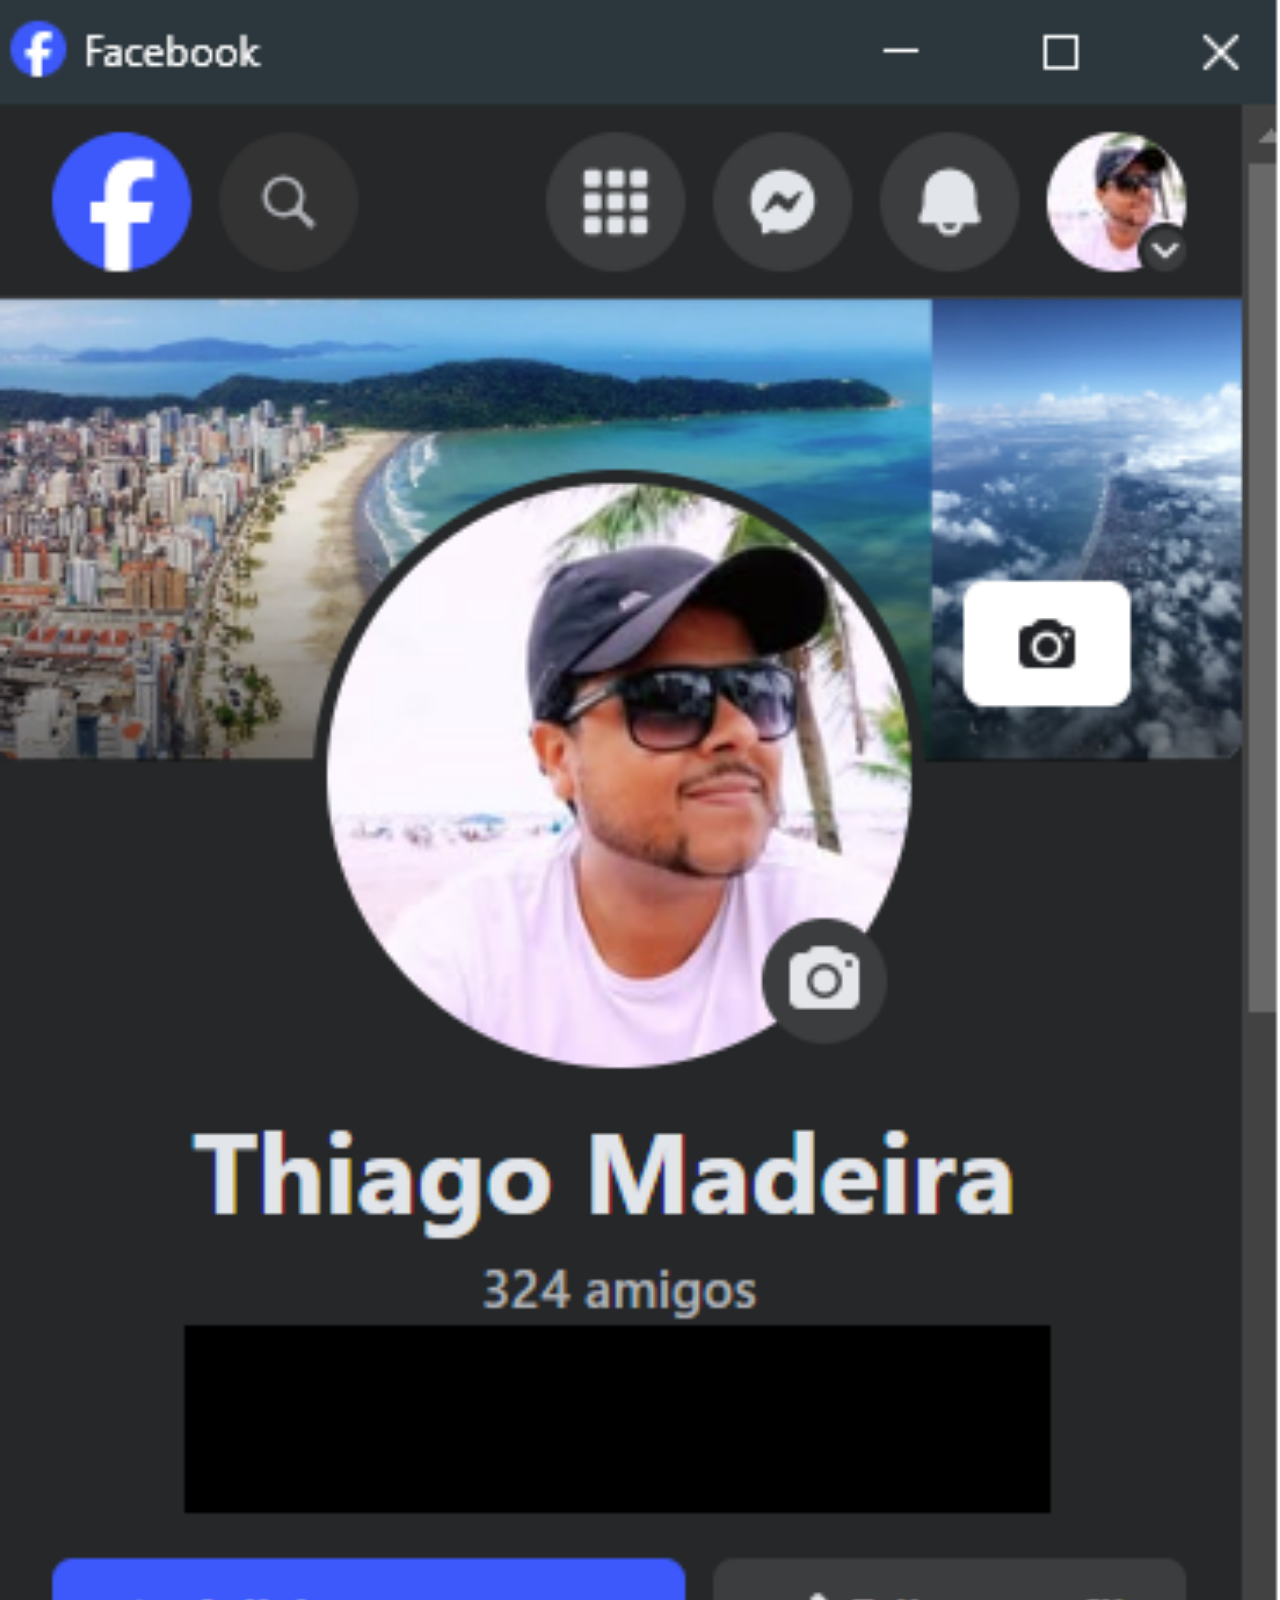
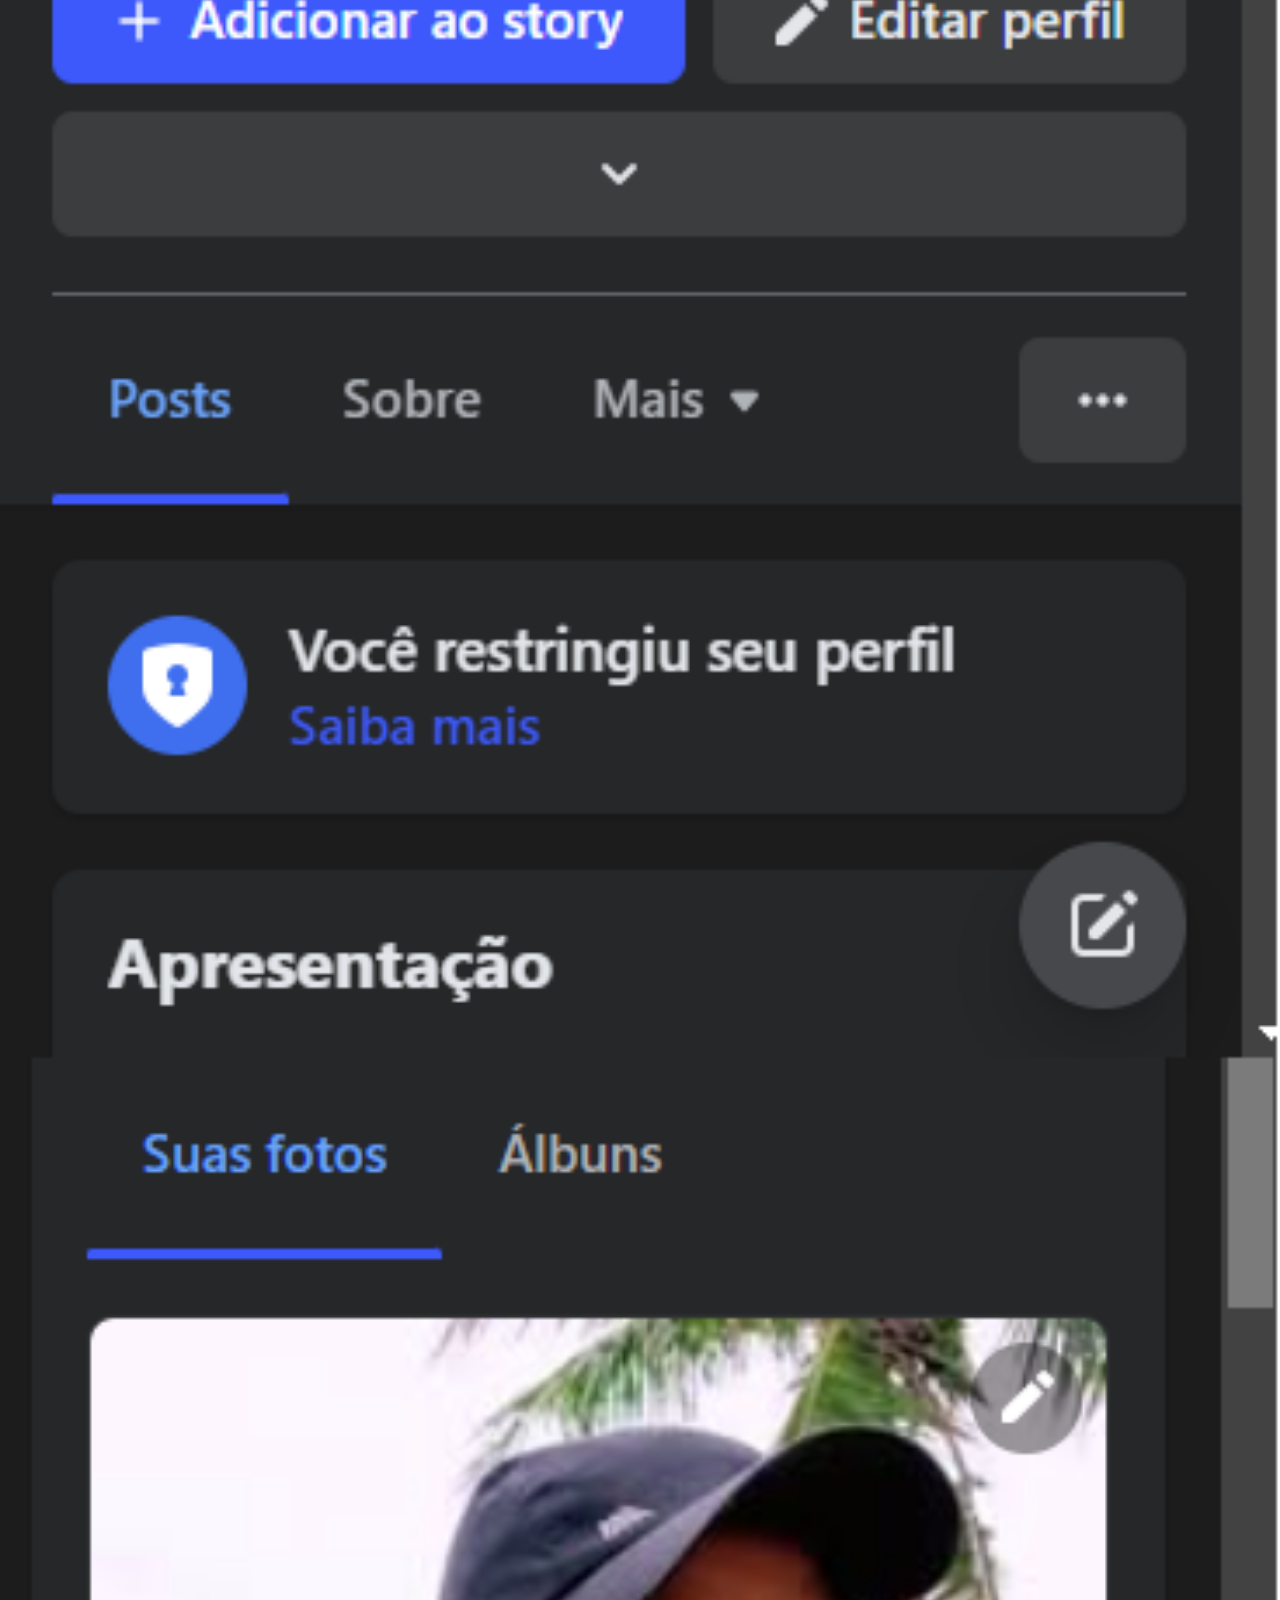
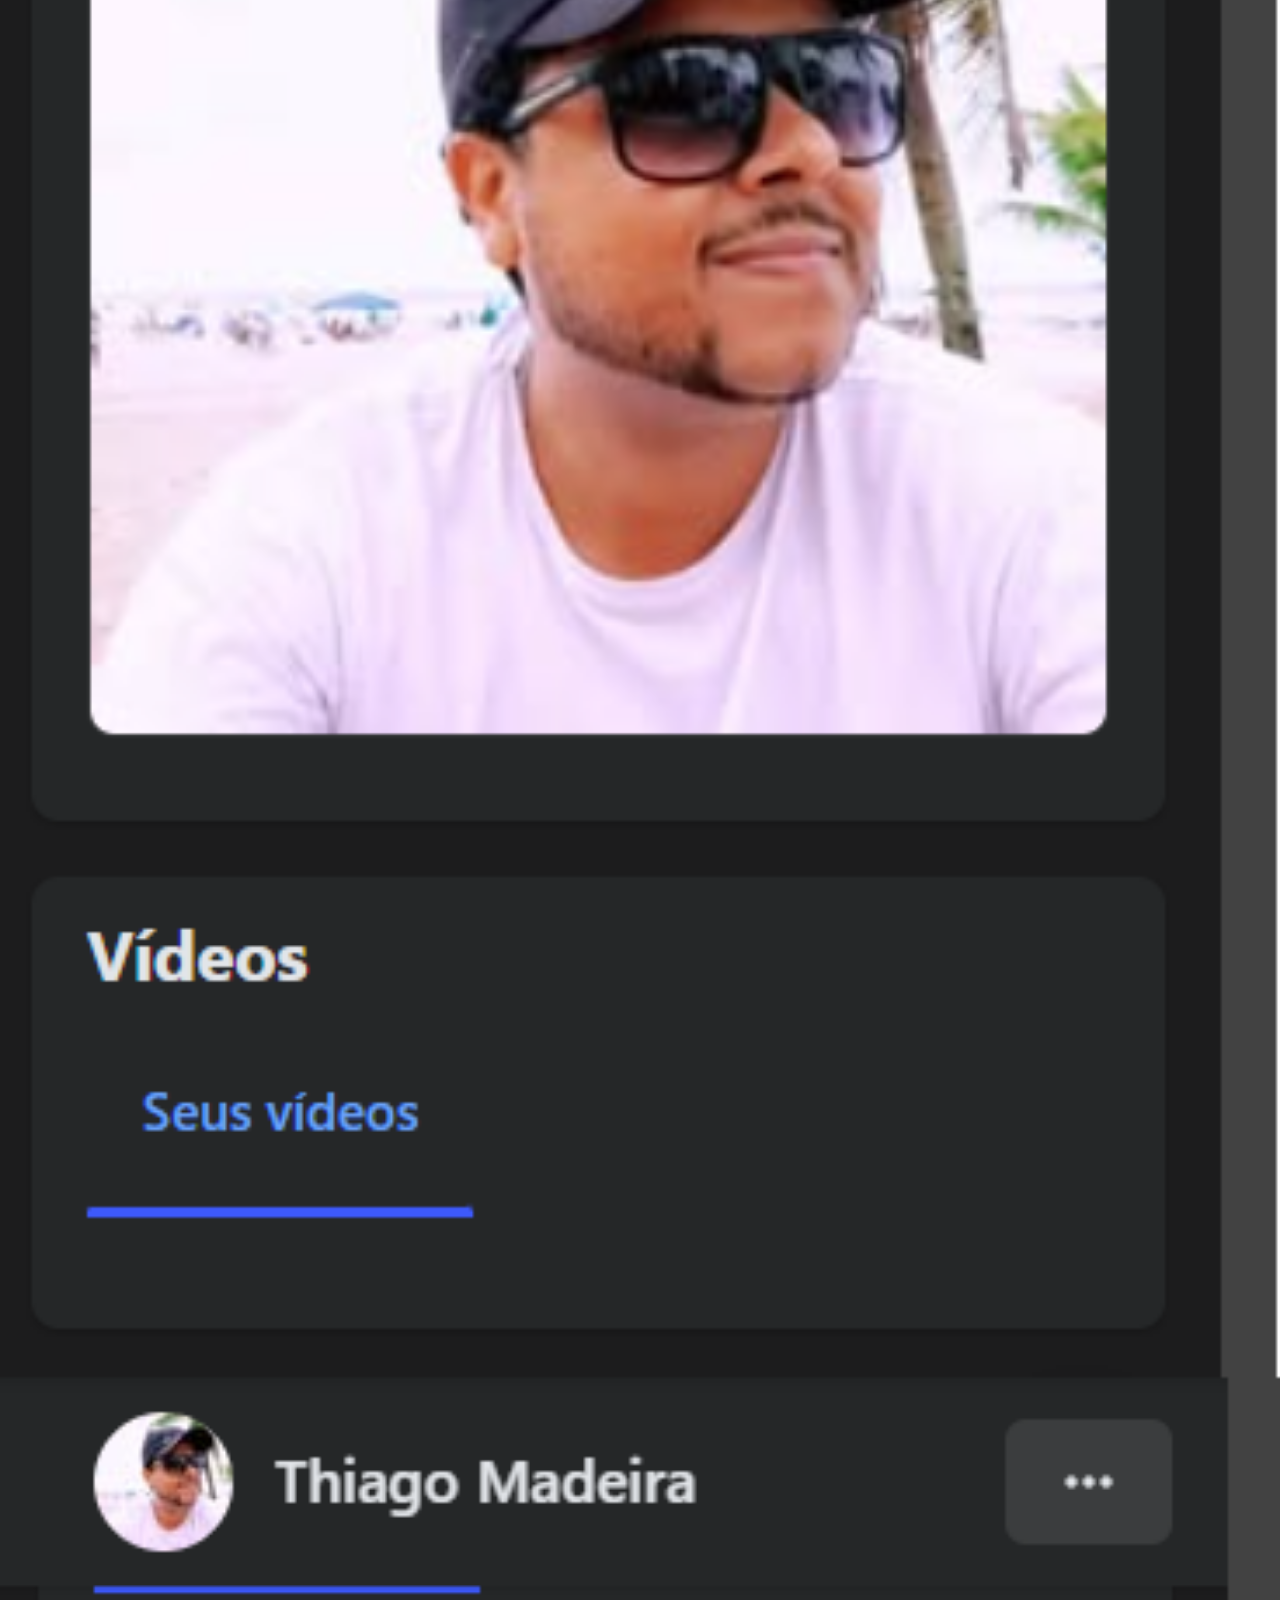
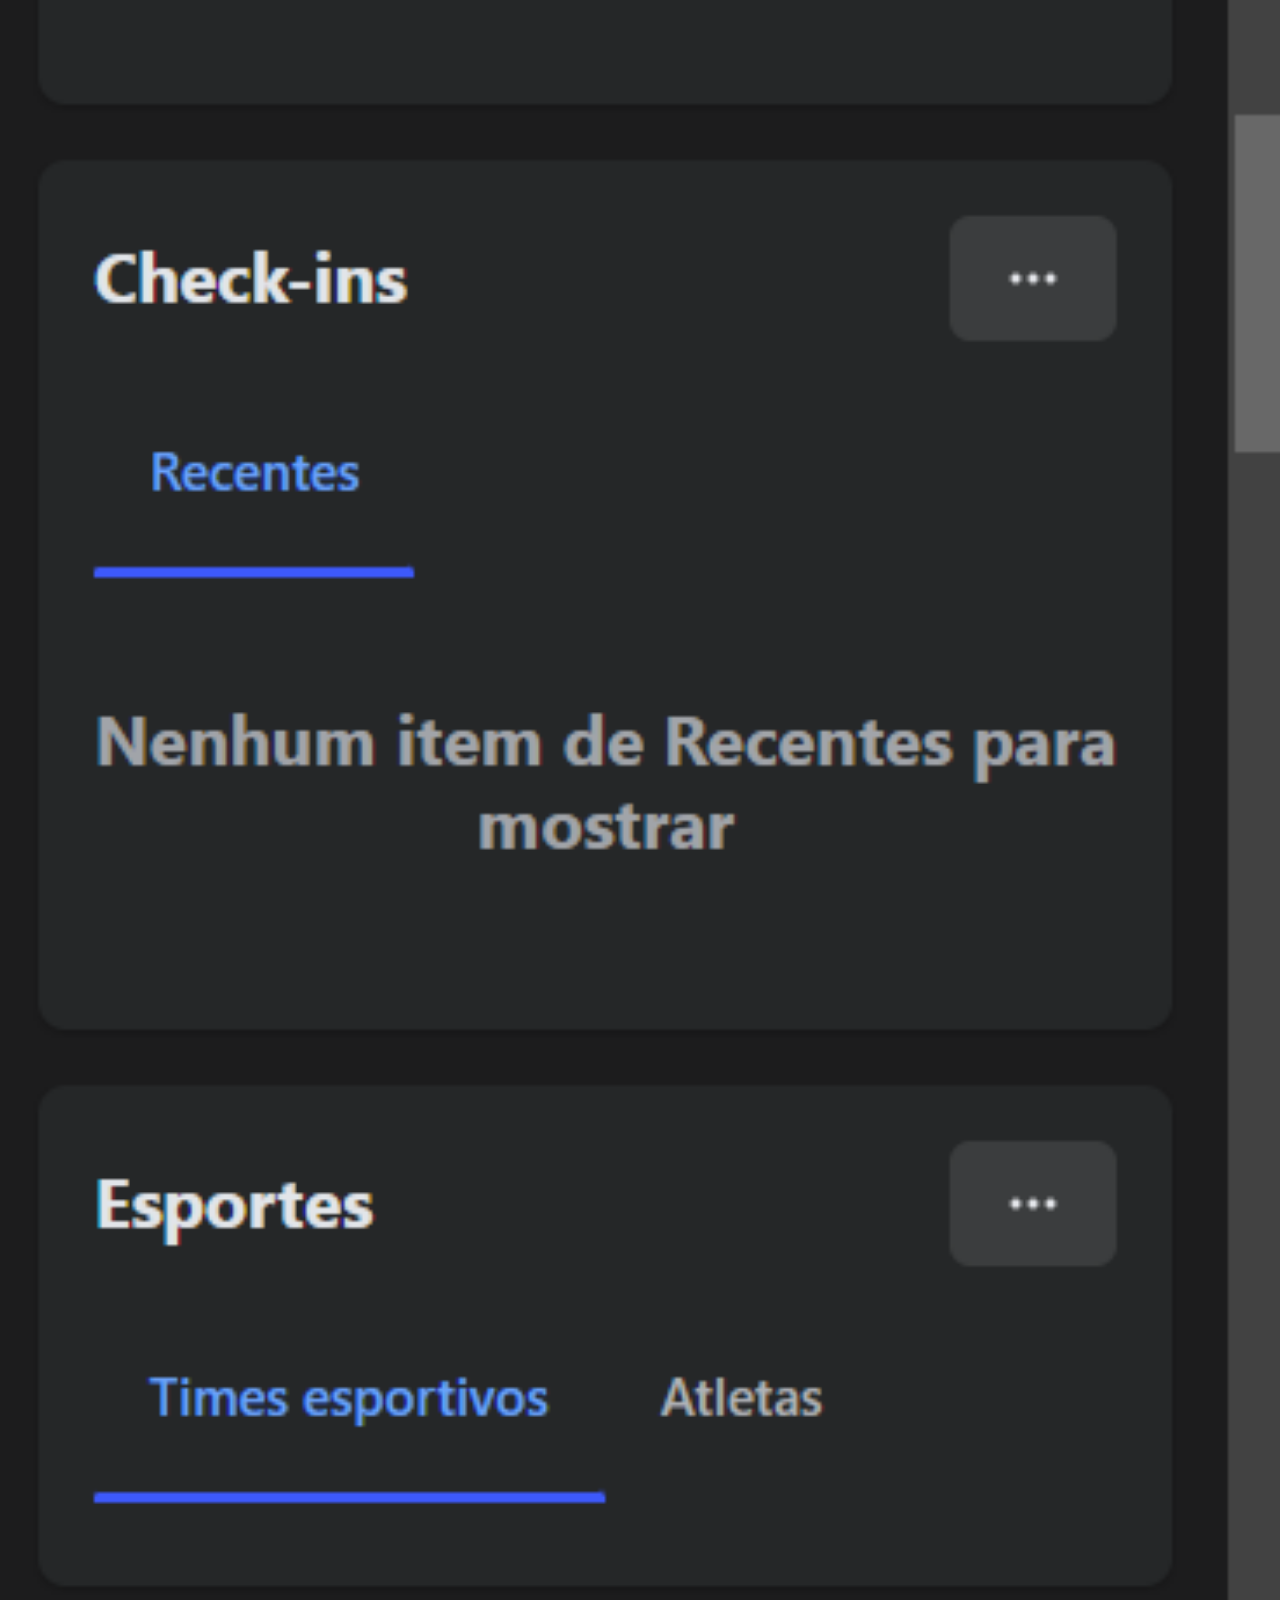
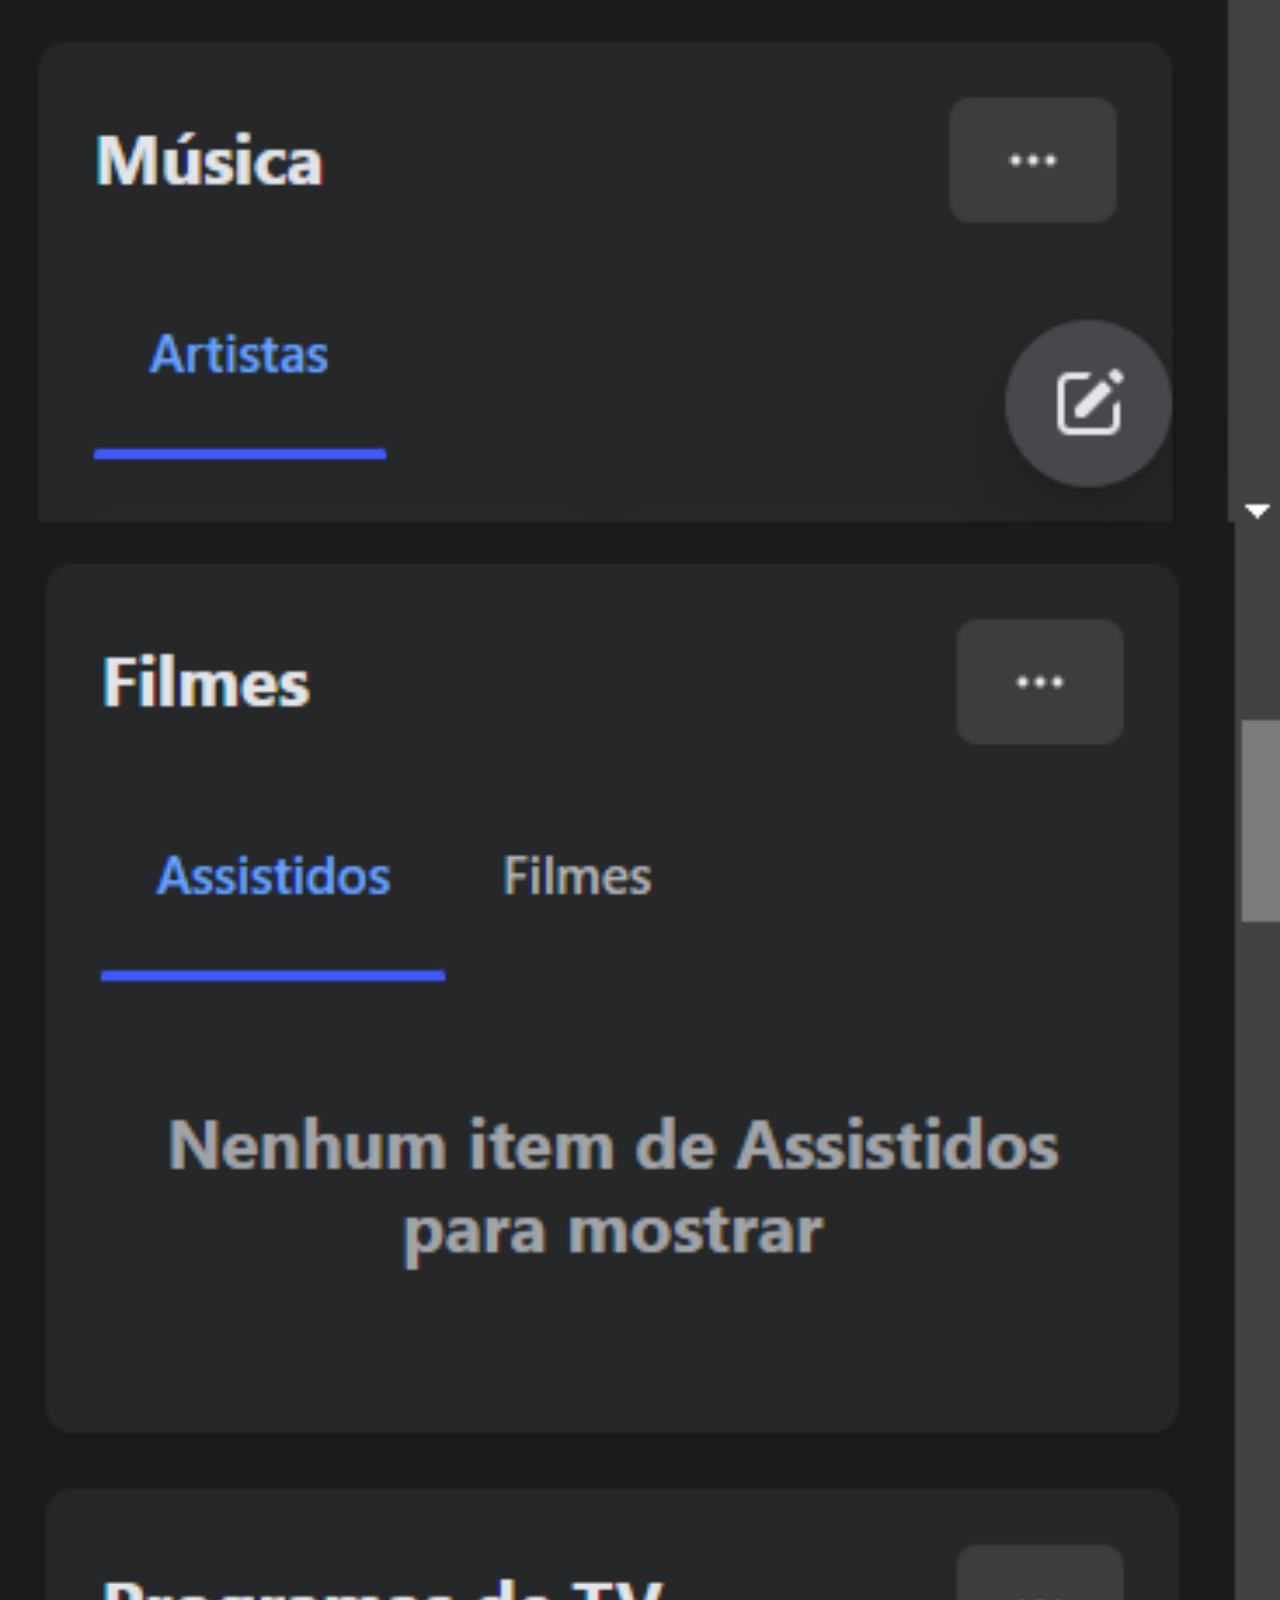
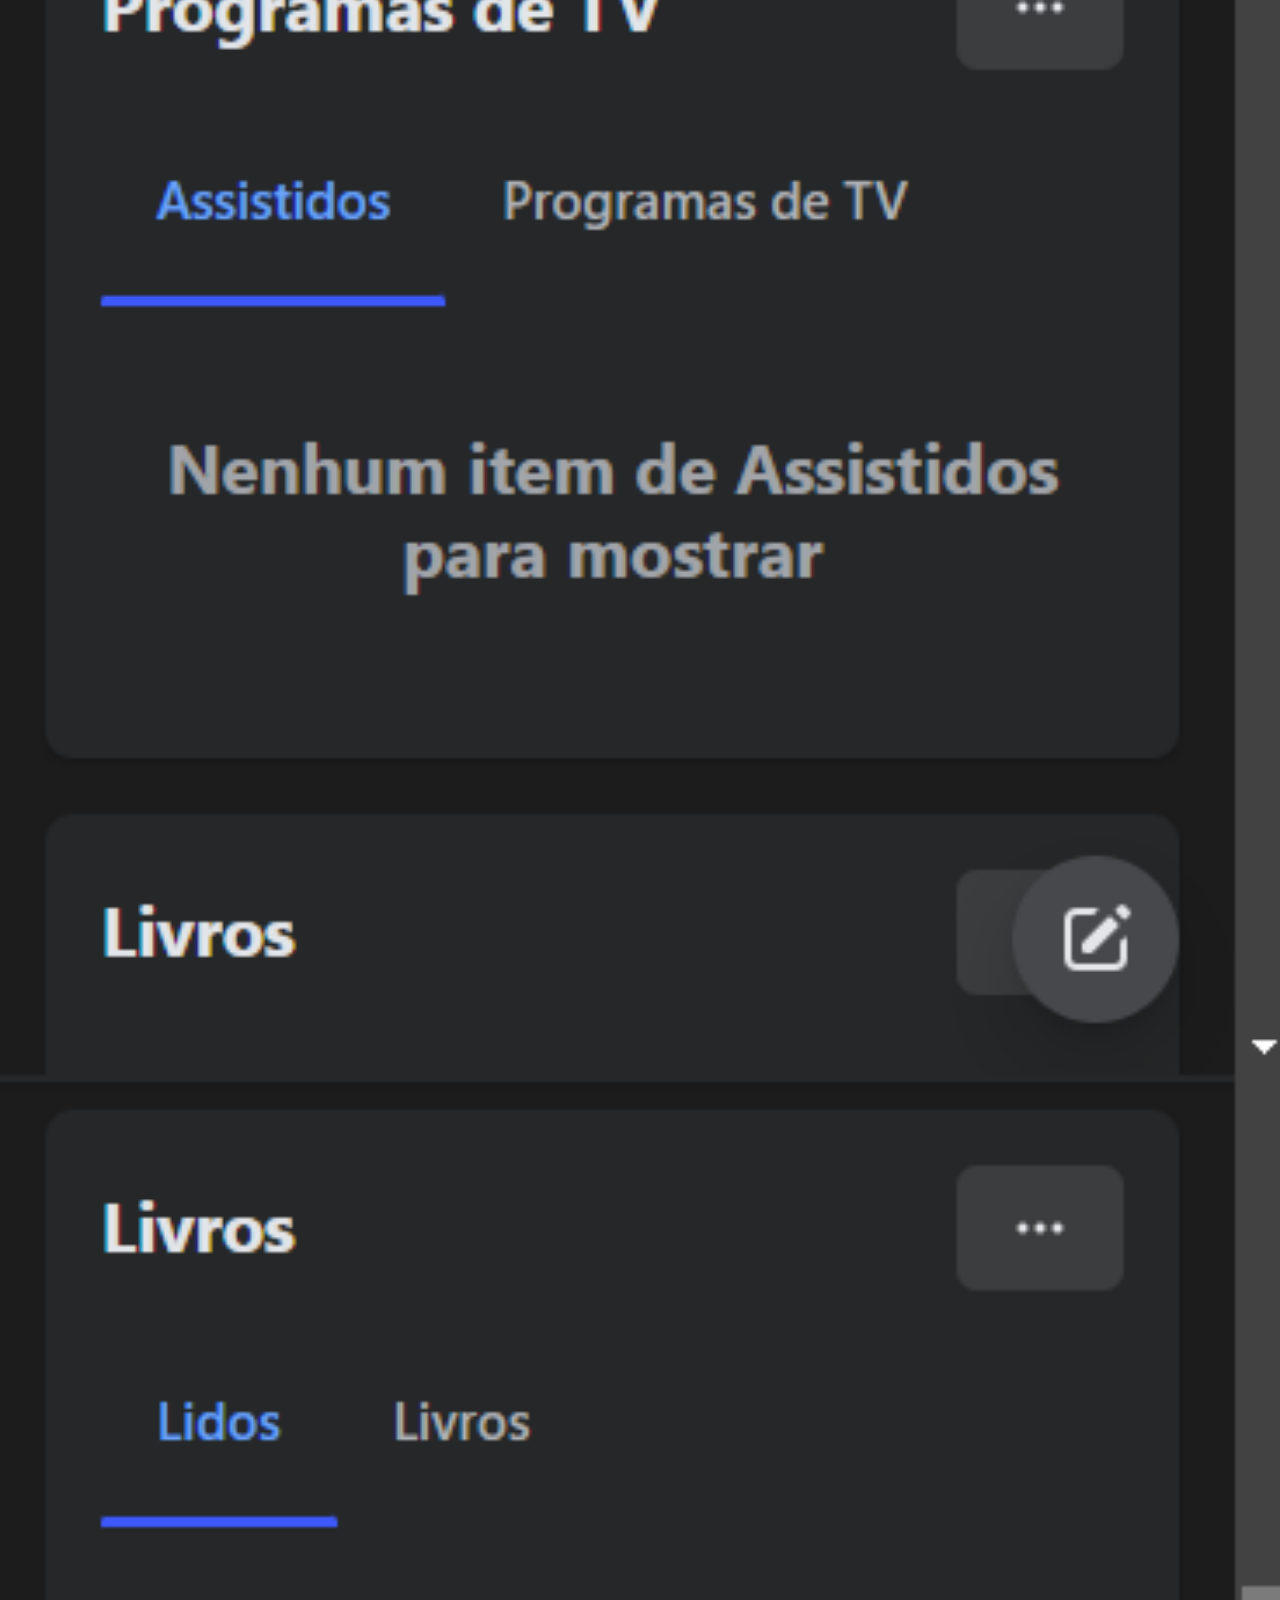
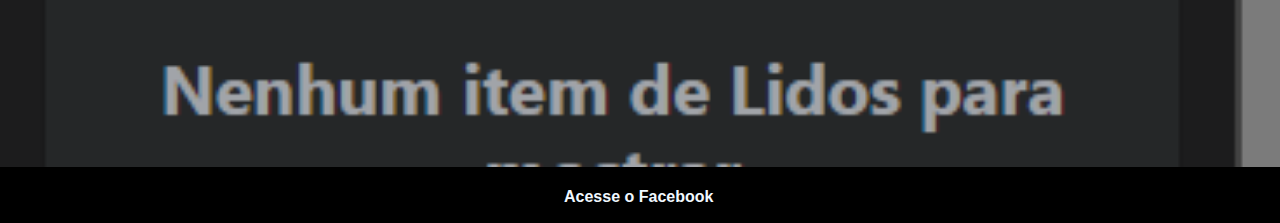
<file: facebook.html>
<!DOCTYPE html>
<html lang="pt-BR">

<head>
    <meta charset="UTF-8">
    <meta name="viewport" content="width=device-width, initial-scale=1.0">

    <link rel="stylesheet" href="Styles/socialstyle.css">
    

    <title>Facebook</title>
</head>

<body>

    <section id="facebook7">
        <img src="imagens/face_thi.png" alt="">
    </section>

    <div class="facebook7">
        <a href="https://www.facebook.com/profile.php?id=100074397248634" target="_blank"><p>Acesse o Facebook</p></a>

    </div>


</body>

</html>
</file>
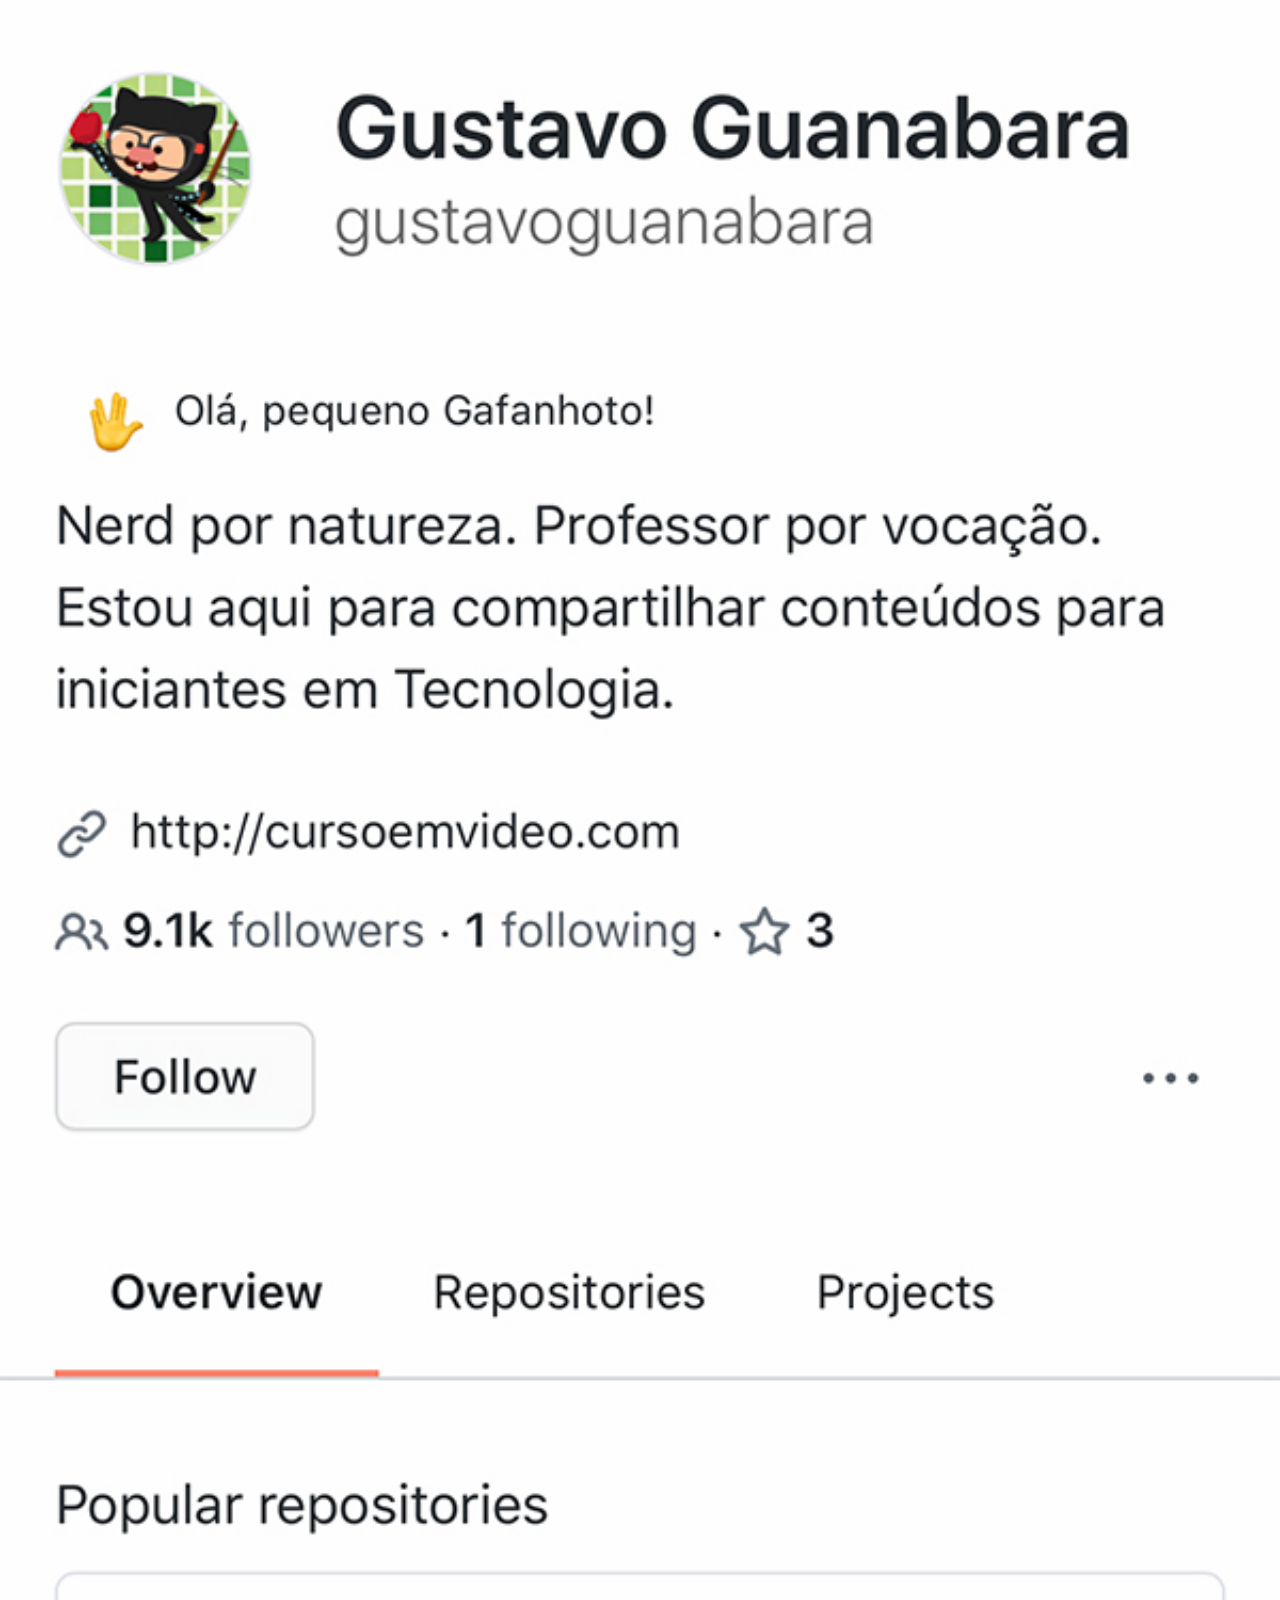
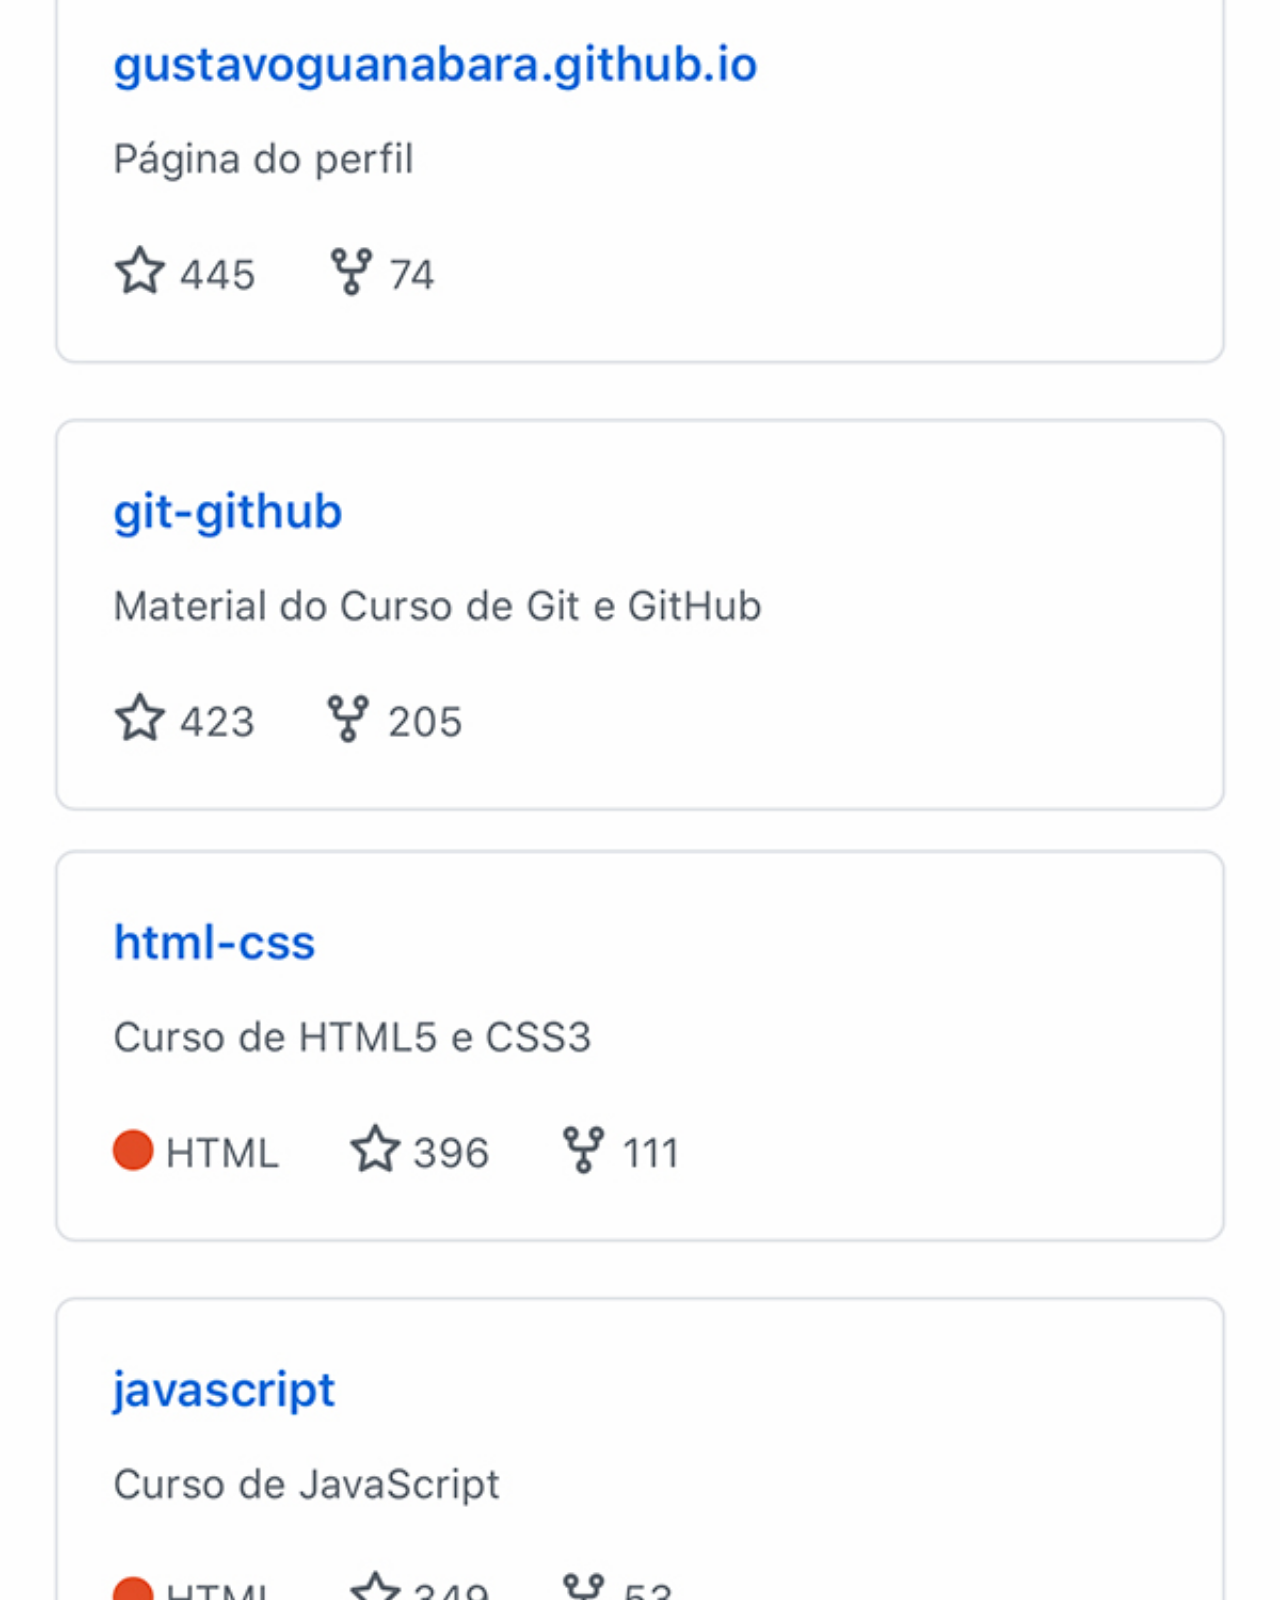
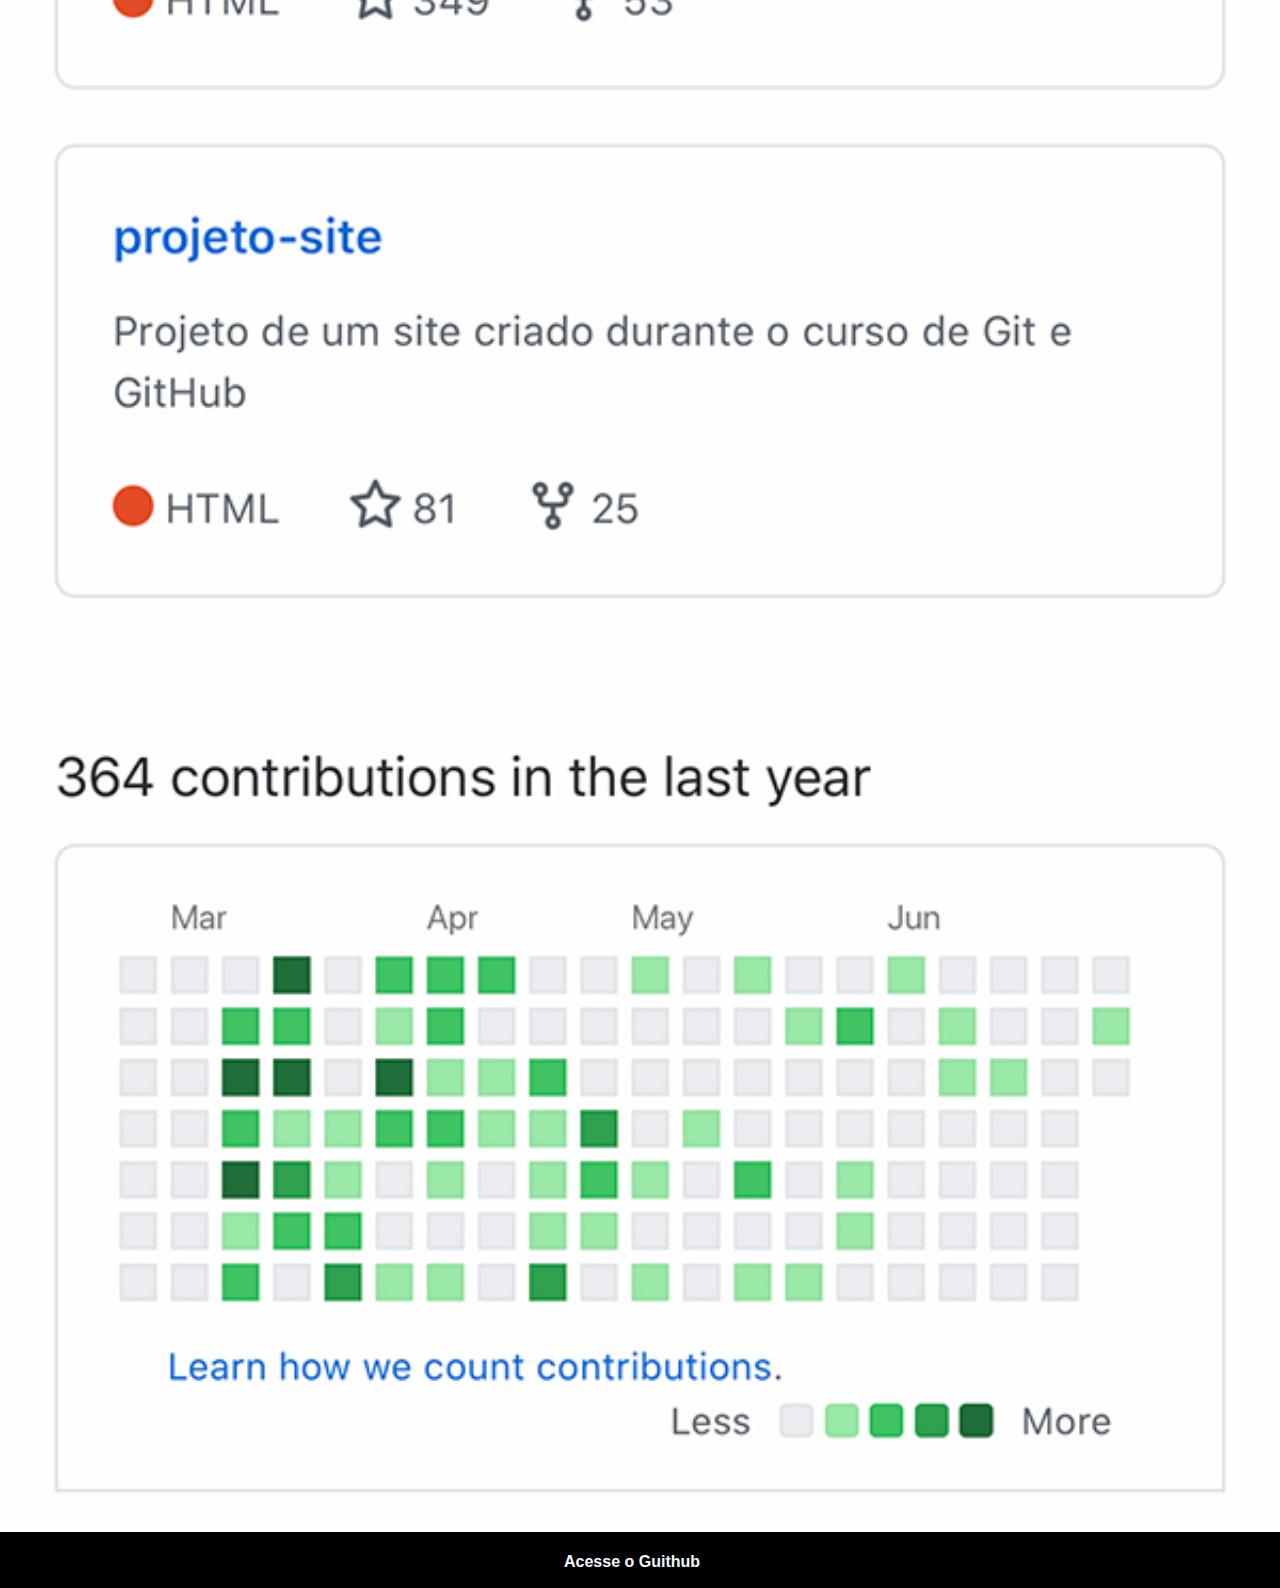
<file: github.html>
<!DOCTYPE html>
<html lang="pt-BR">

<head>
    <meta charset="UTF-8">
    <meta name="viewport" content="width=device-width, initial-scale=1.0">


    <link rel="stylesheet" href="Styles/socialstyle.css">



    <title>Guithub</title>
</head>

<body>

    <section id="github7">
        <img src="imagens/tela-github.jpg" alt="">
    </section>

    <div class="github7">
        <a href="https://github.com/thiagodivclass" target="_blank"><p>Acesse o Guithub</p></a>

    </div>


</body>

</html>
</file>
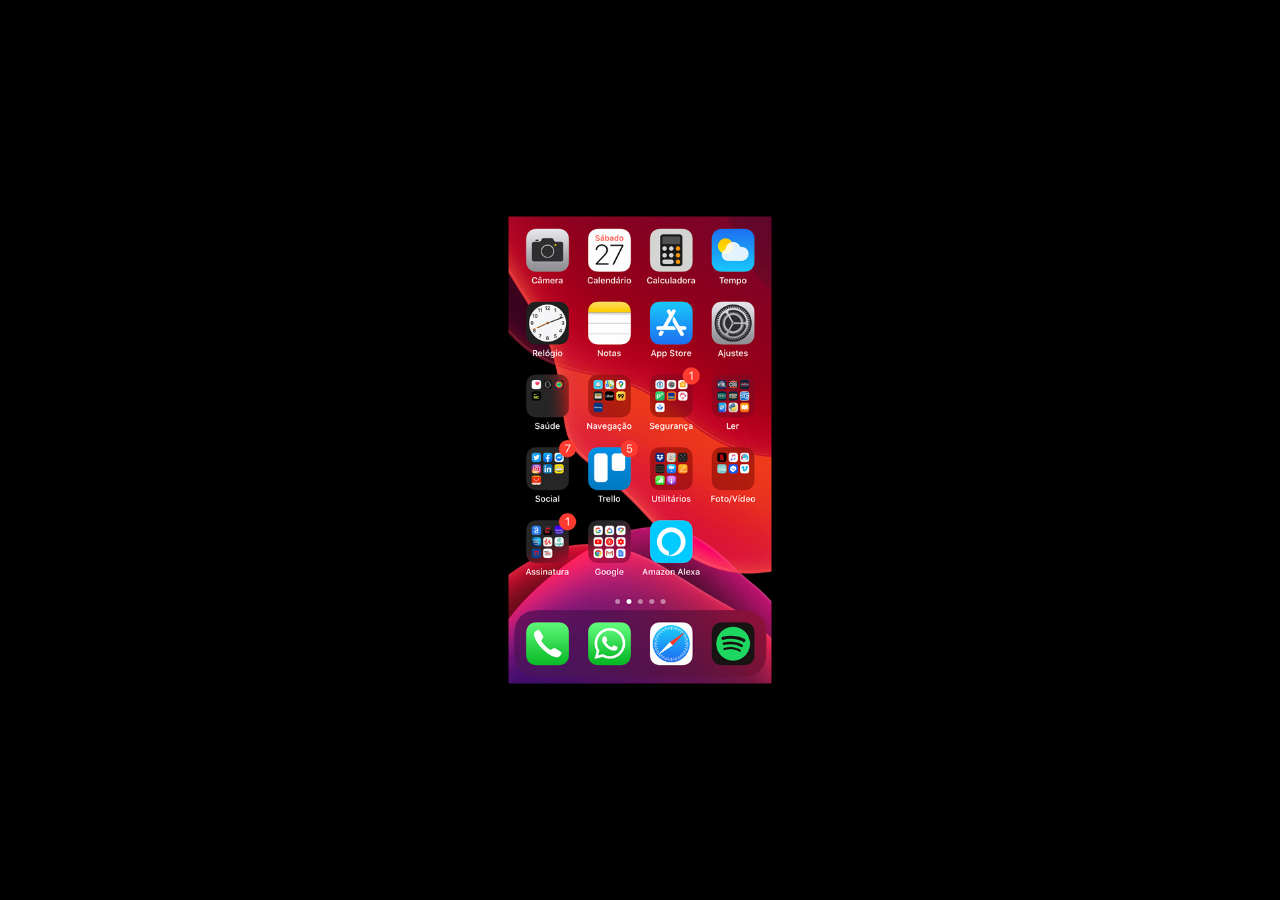
<file: home.html>
<!DOCTYPE html>
<html lang="pt-BR">
<head>
    <meta charset="UTF-8">
    <meta name="viewport" content="width=device-width, initial-scale=1.0">
    <link rel="stylesheet" href="Styles/style.css">
    <title>Home</title>
</head>
<body>

    <div id="telacel"></div>


    
</body>
</html>
</file>
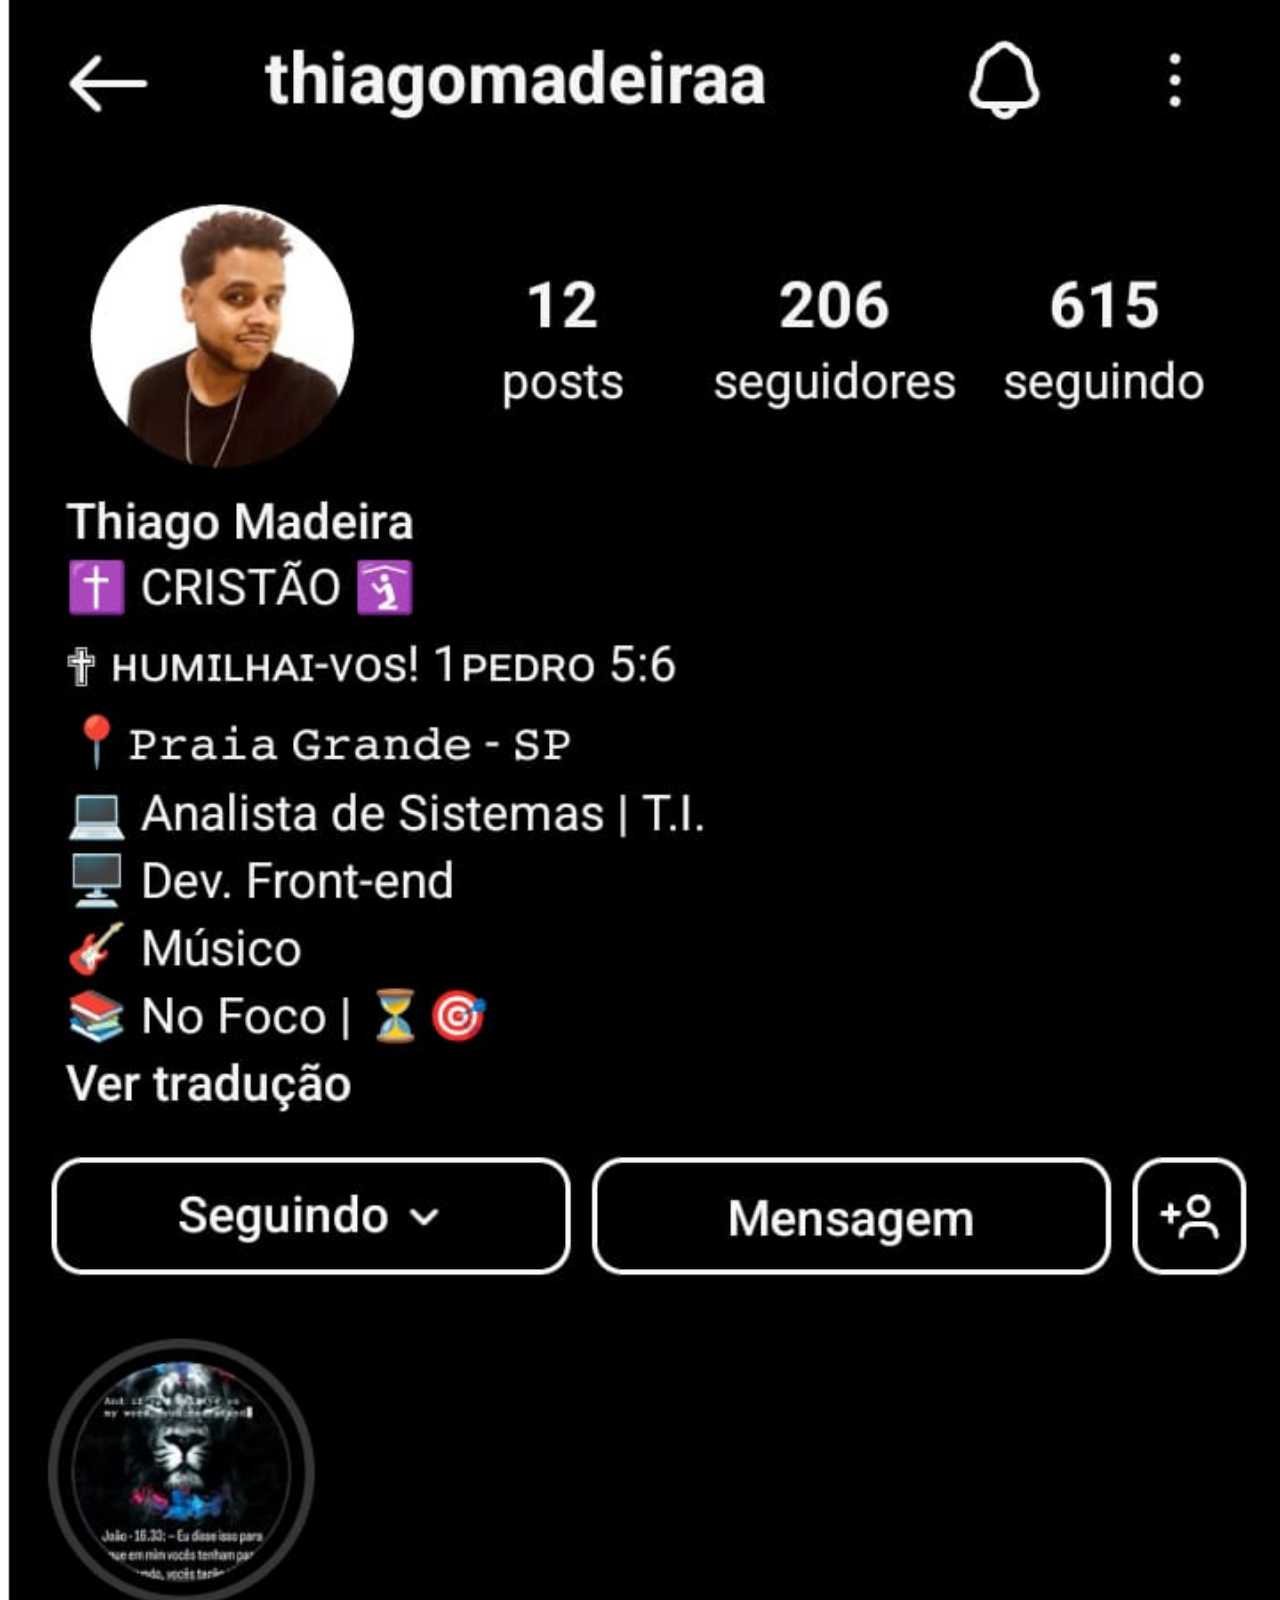
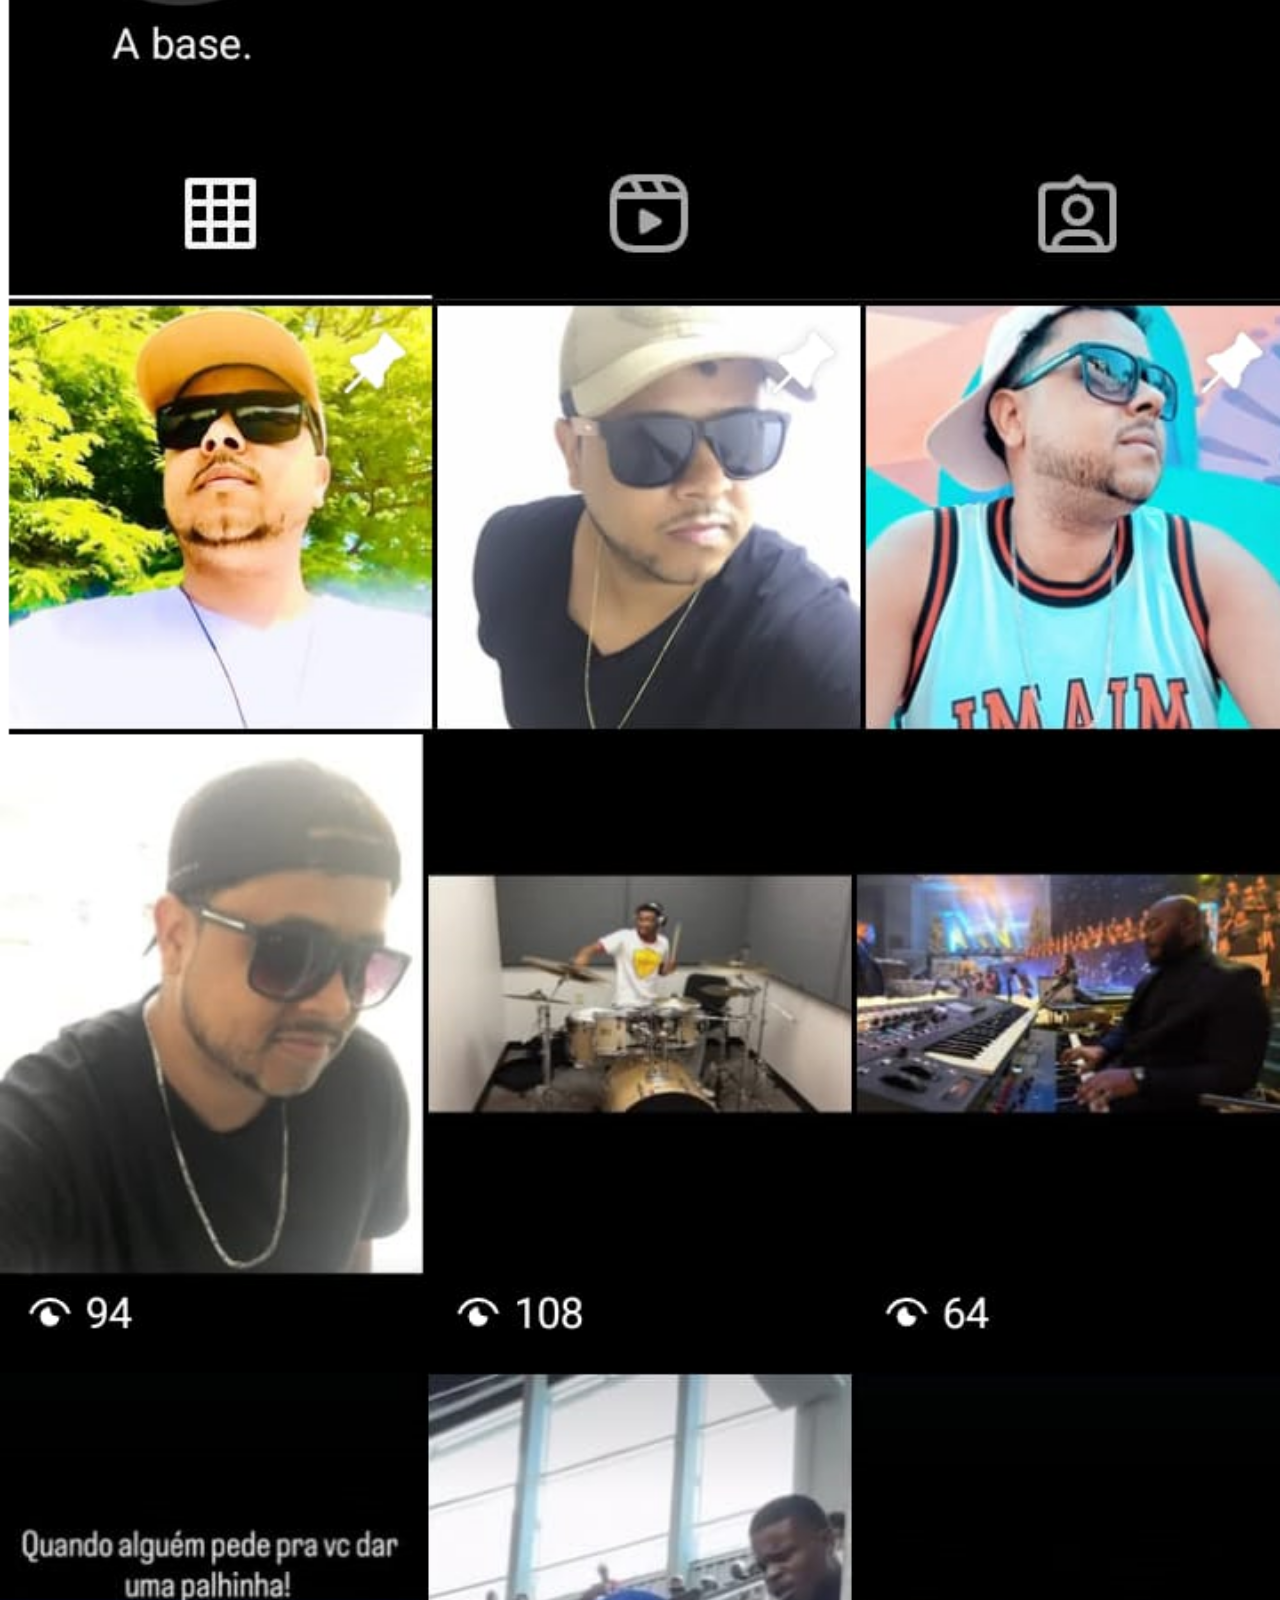
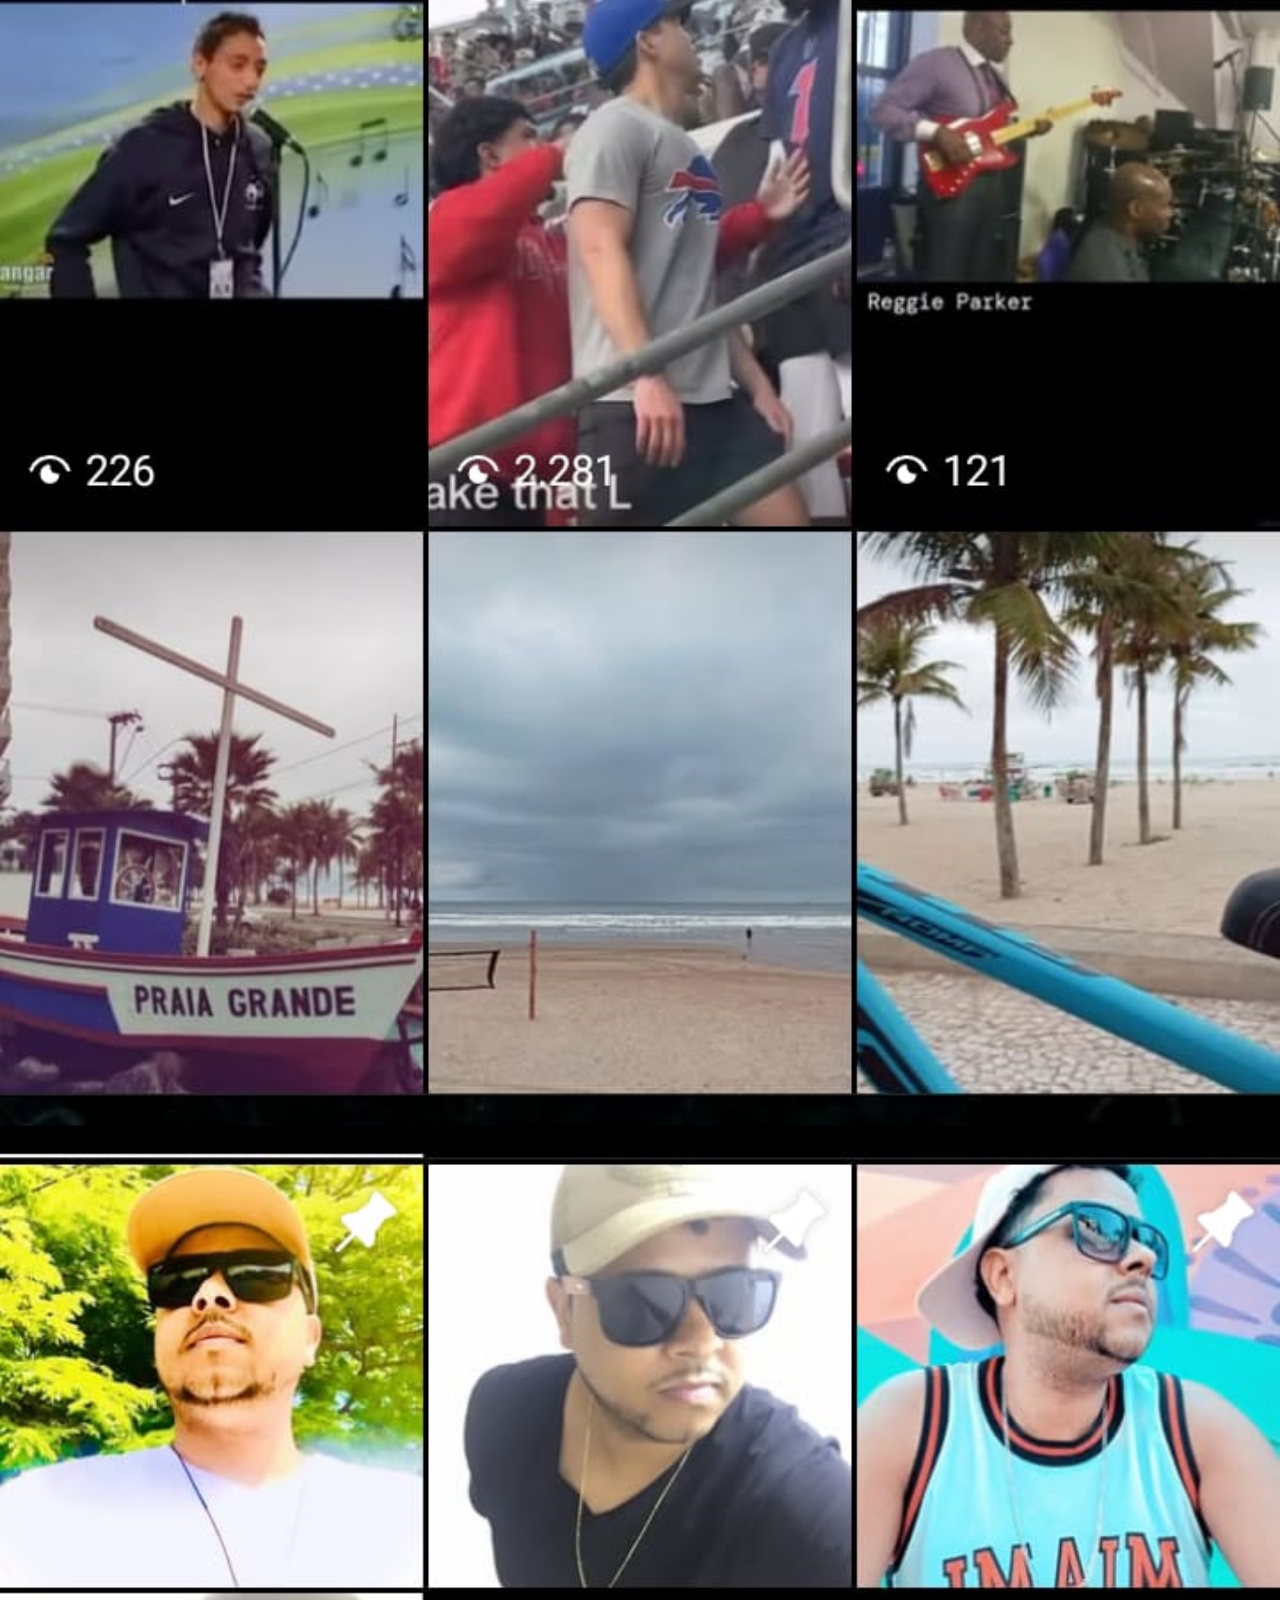
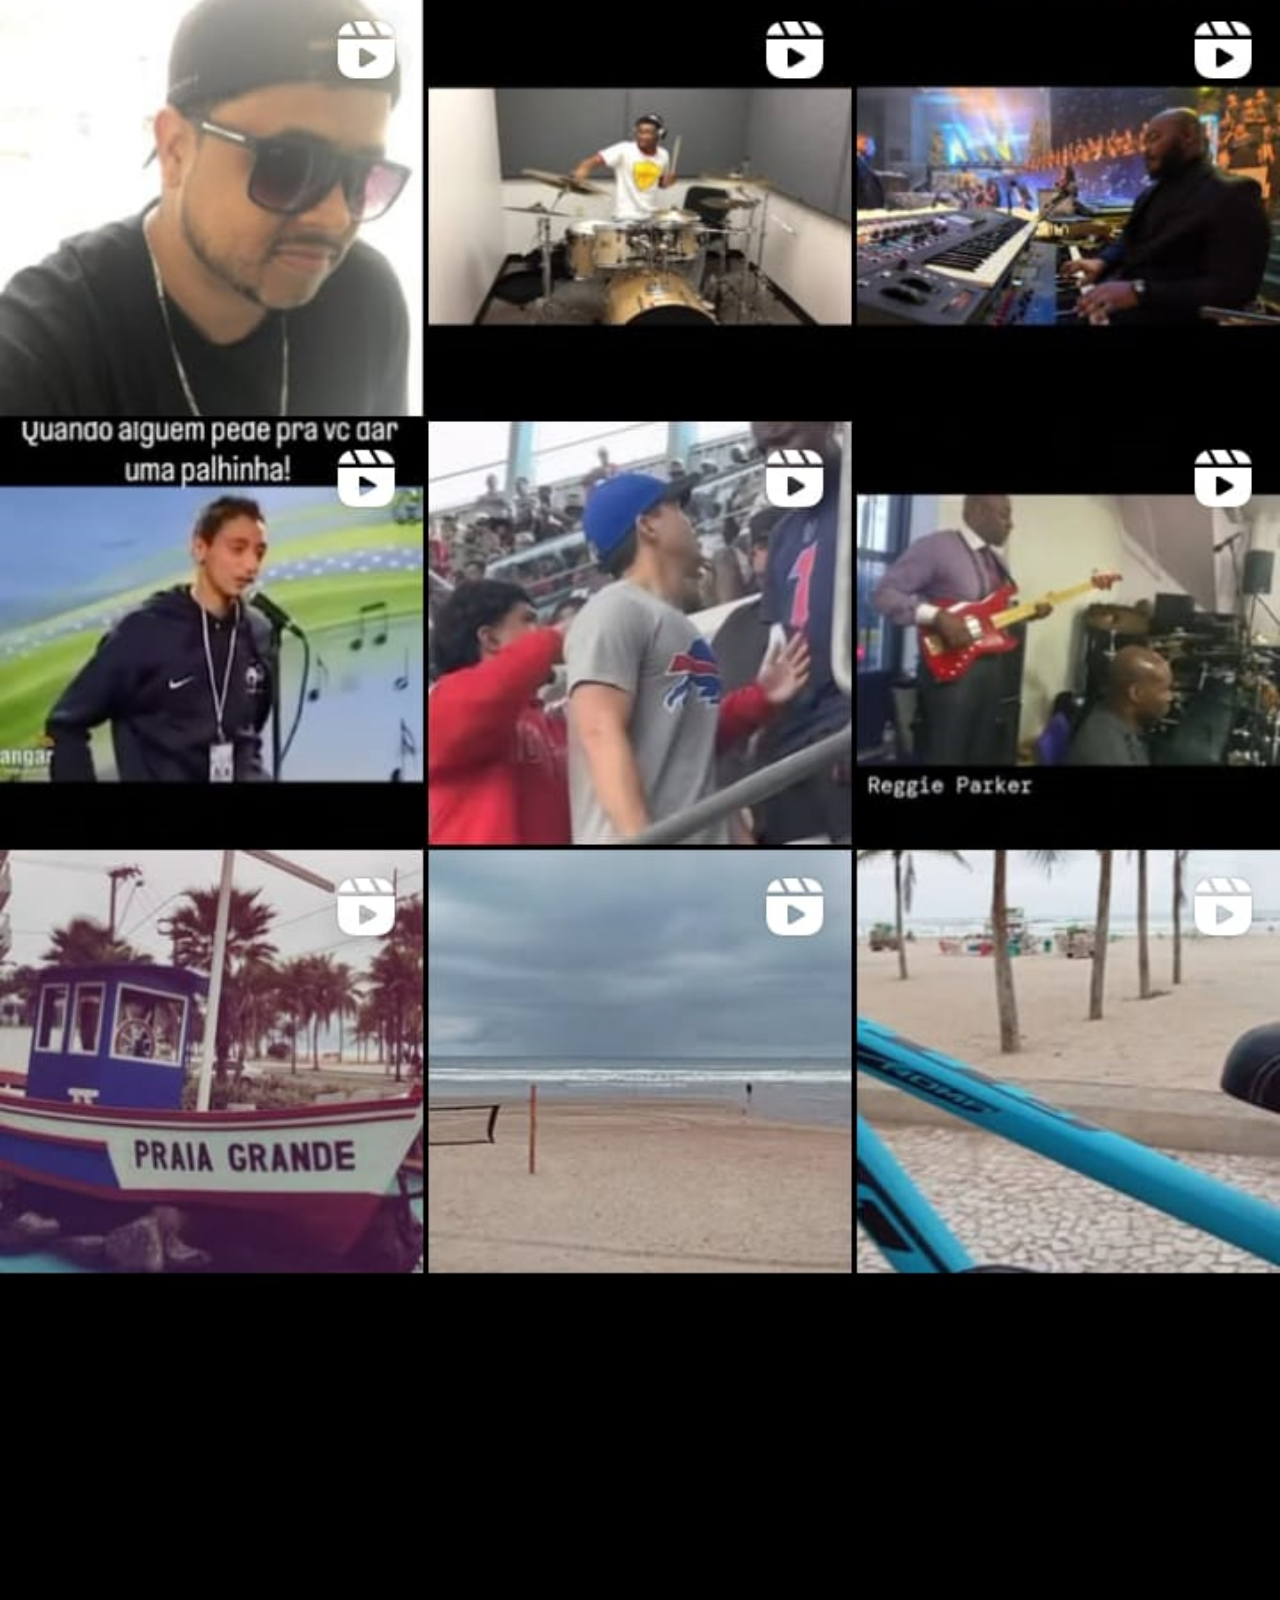
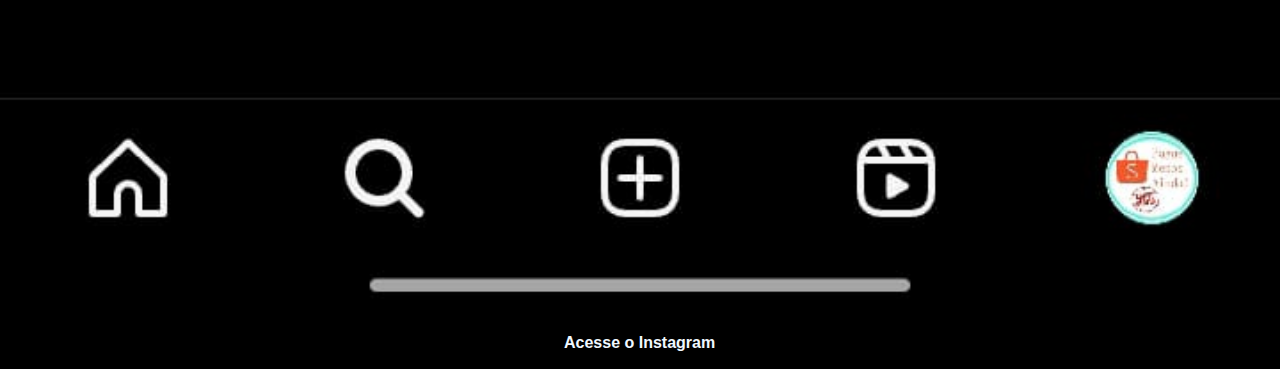
<file: instagram.html>
<!DOCTYPE html>
<html lang="pt-BR">

<head>
    <meta charset="UTF-8">
    <meta name="viewport" content="width=device-width, initial-scale=1.0">
    <link rel="stylesheet" href="Styles/socialstyle.css">

     <title>Instagram</title>
</head>

<body>

    <section id="insta7">
        <img src="imagens/instathi.png" alt="">
    </section>

    <div class="acesse">
        <a href="https://www.instagram.com/thiagomadeiraa/#" target="_blank"><p>Acesse o Instagram</p></a>

    </div>


</body>

</html>
</file>
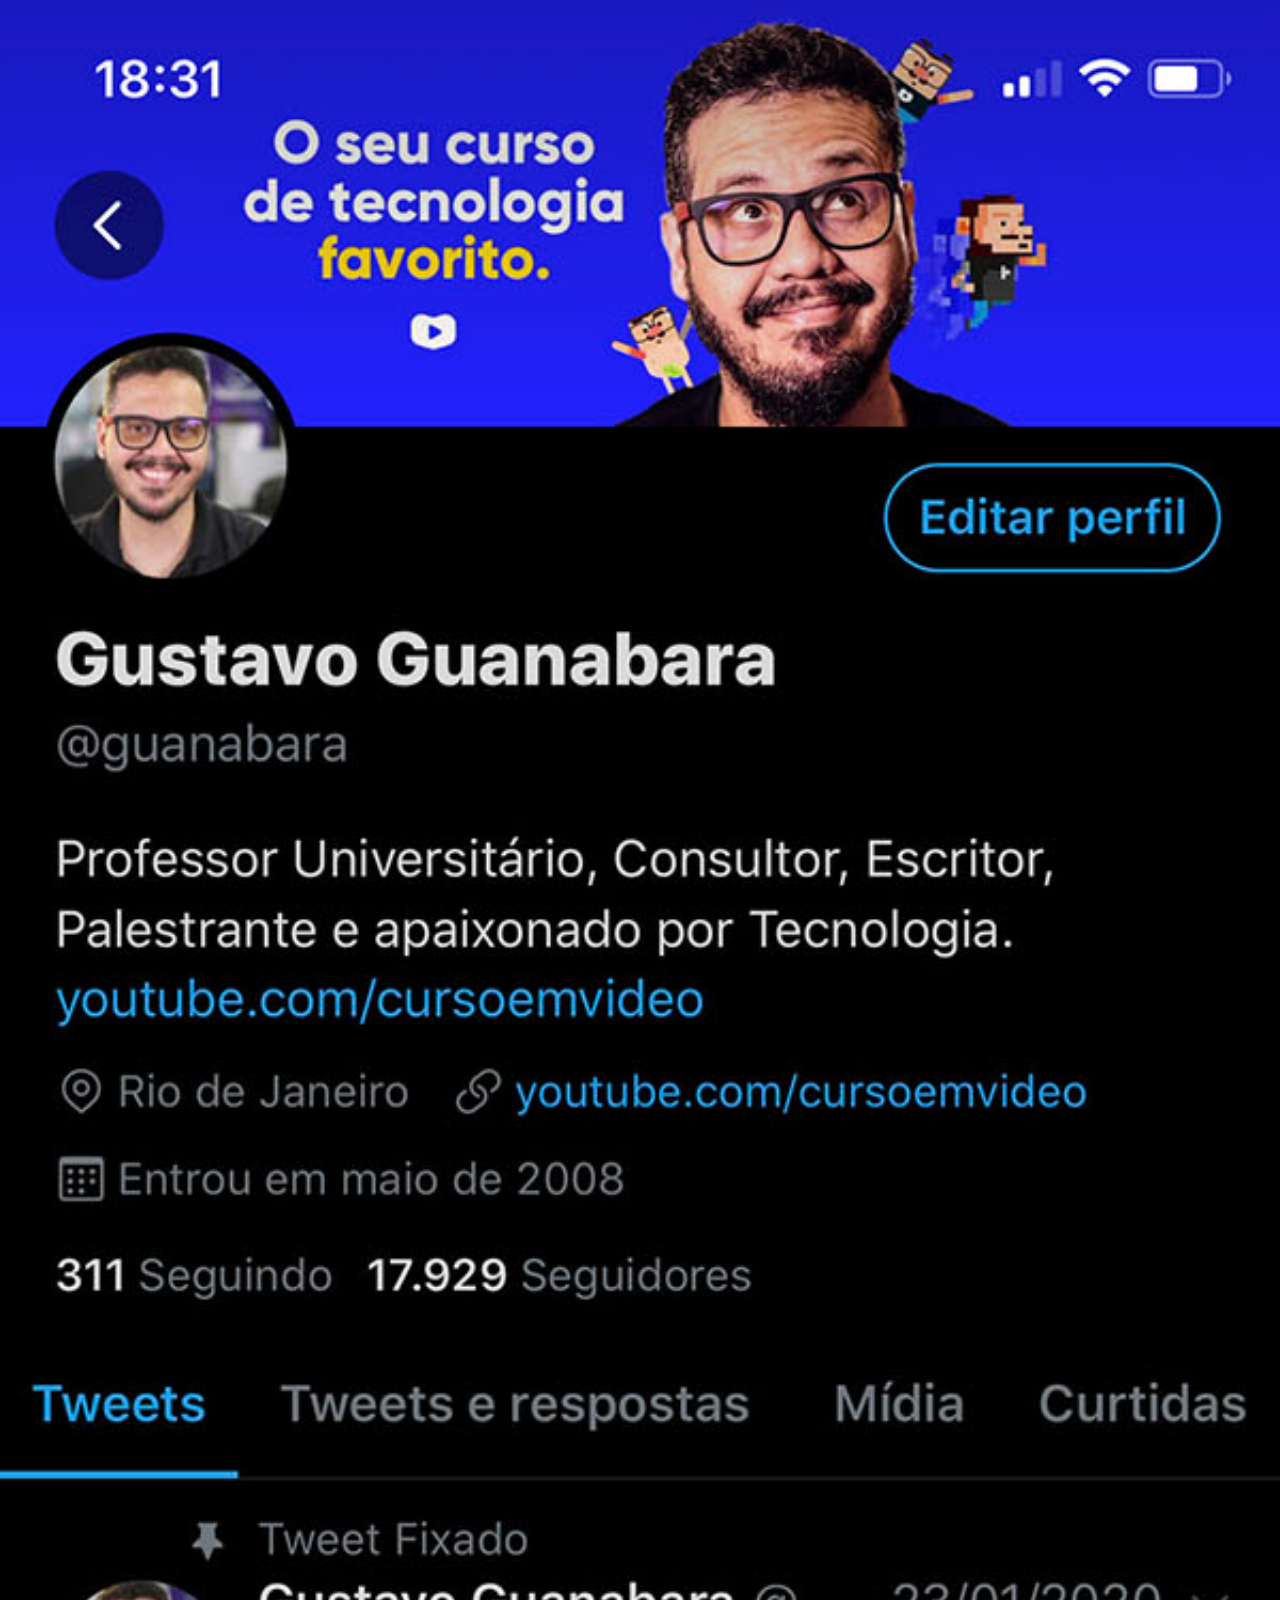
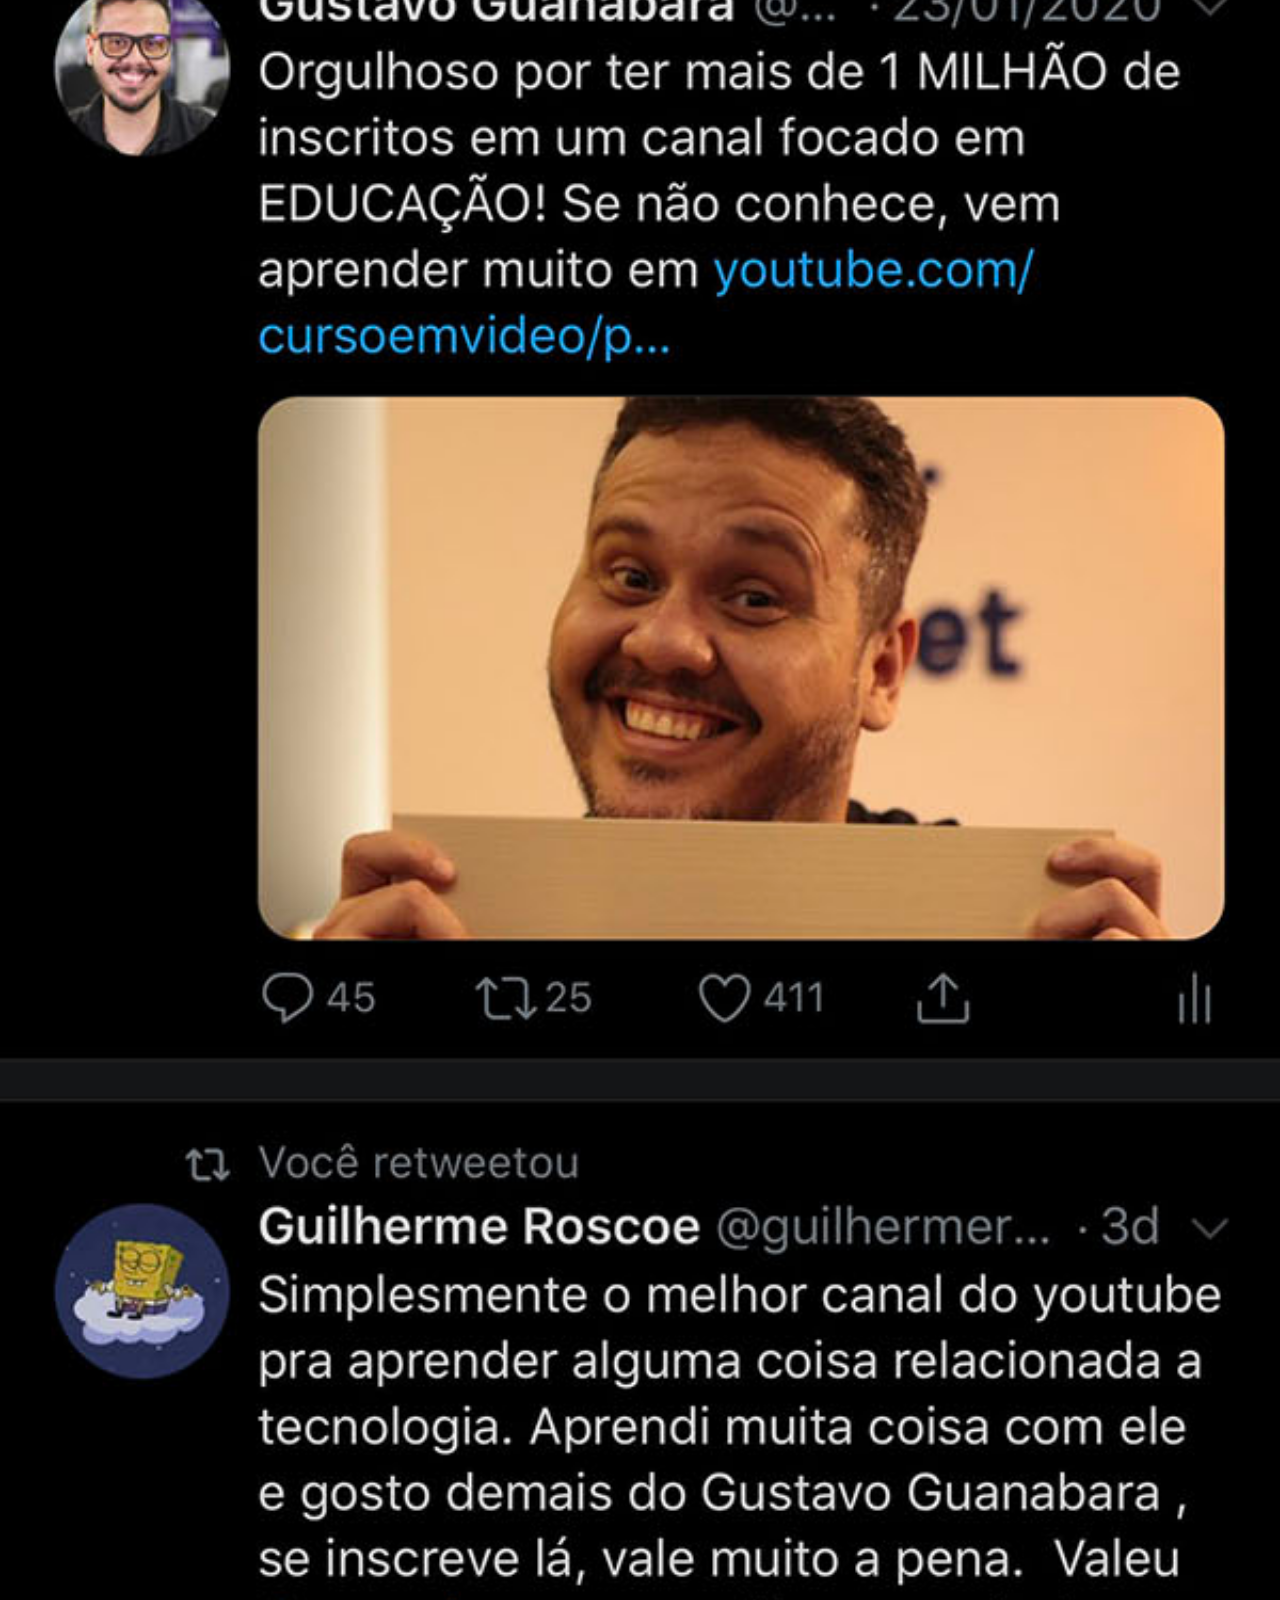
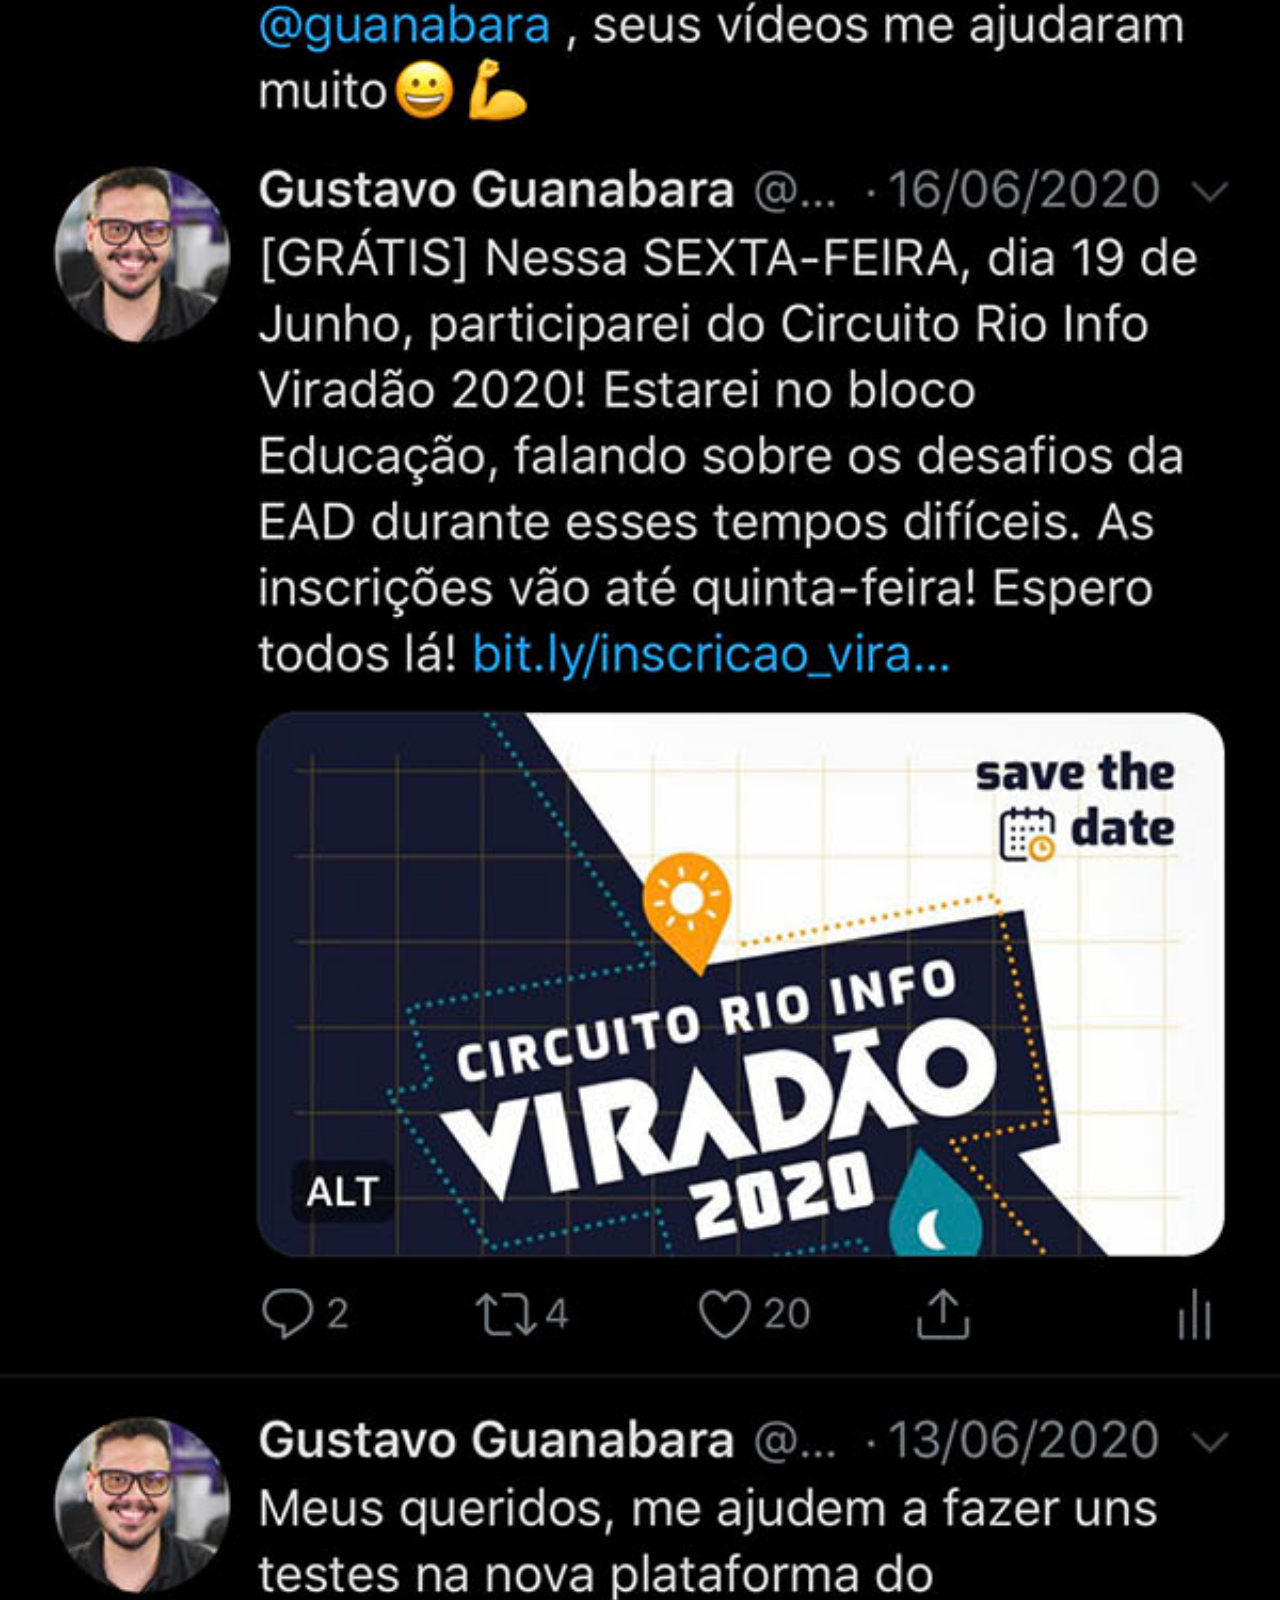
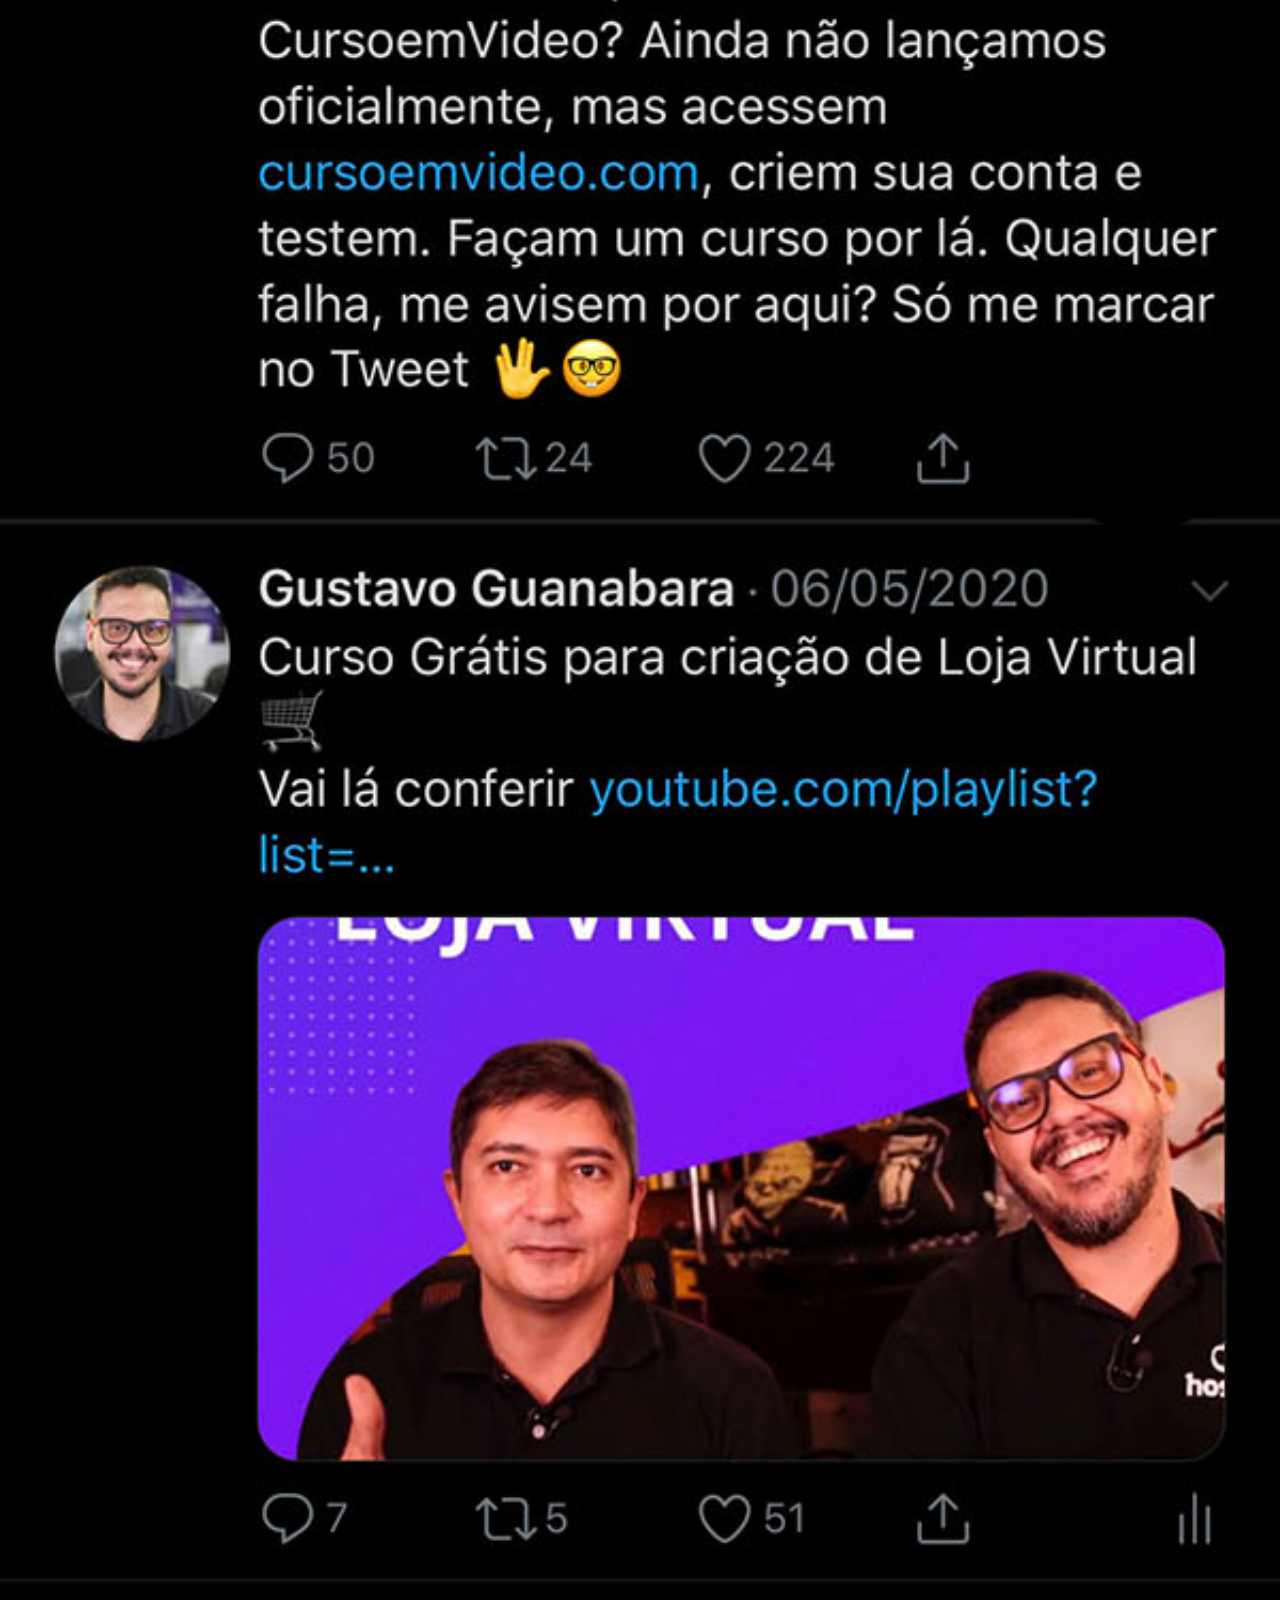
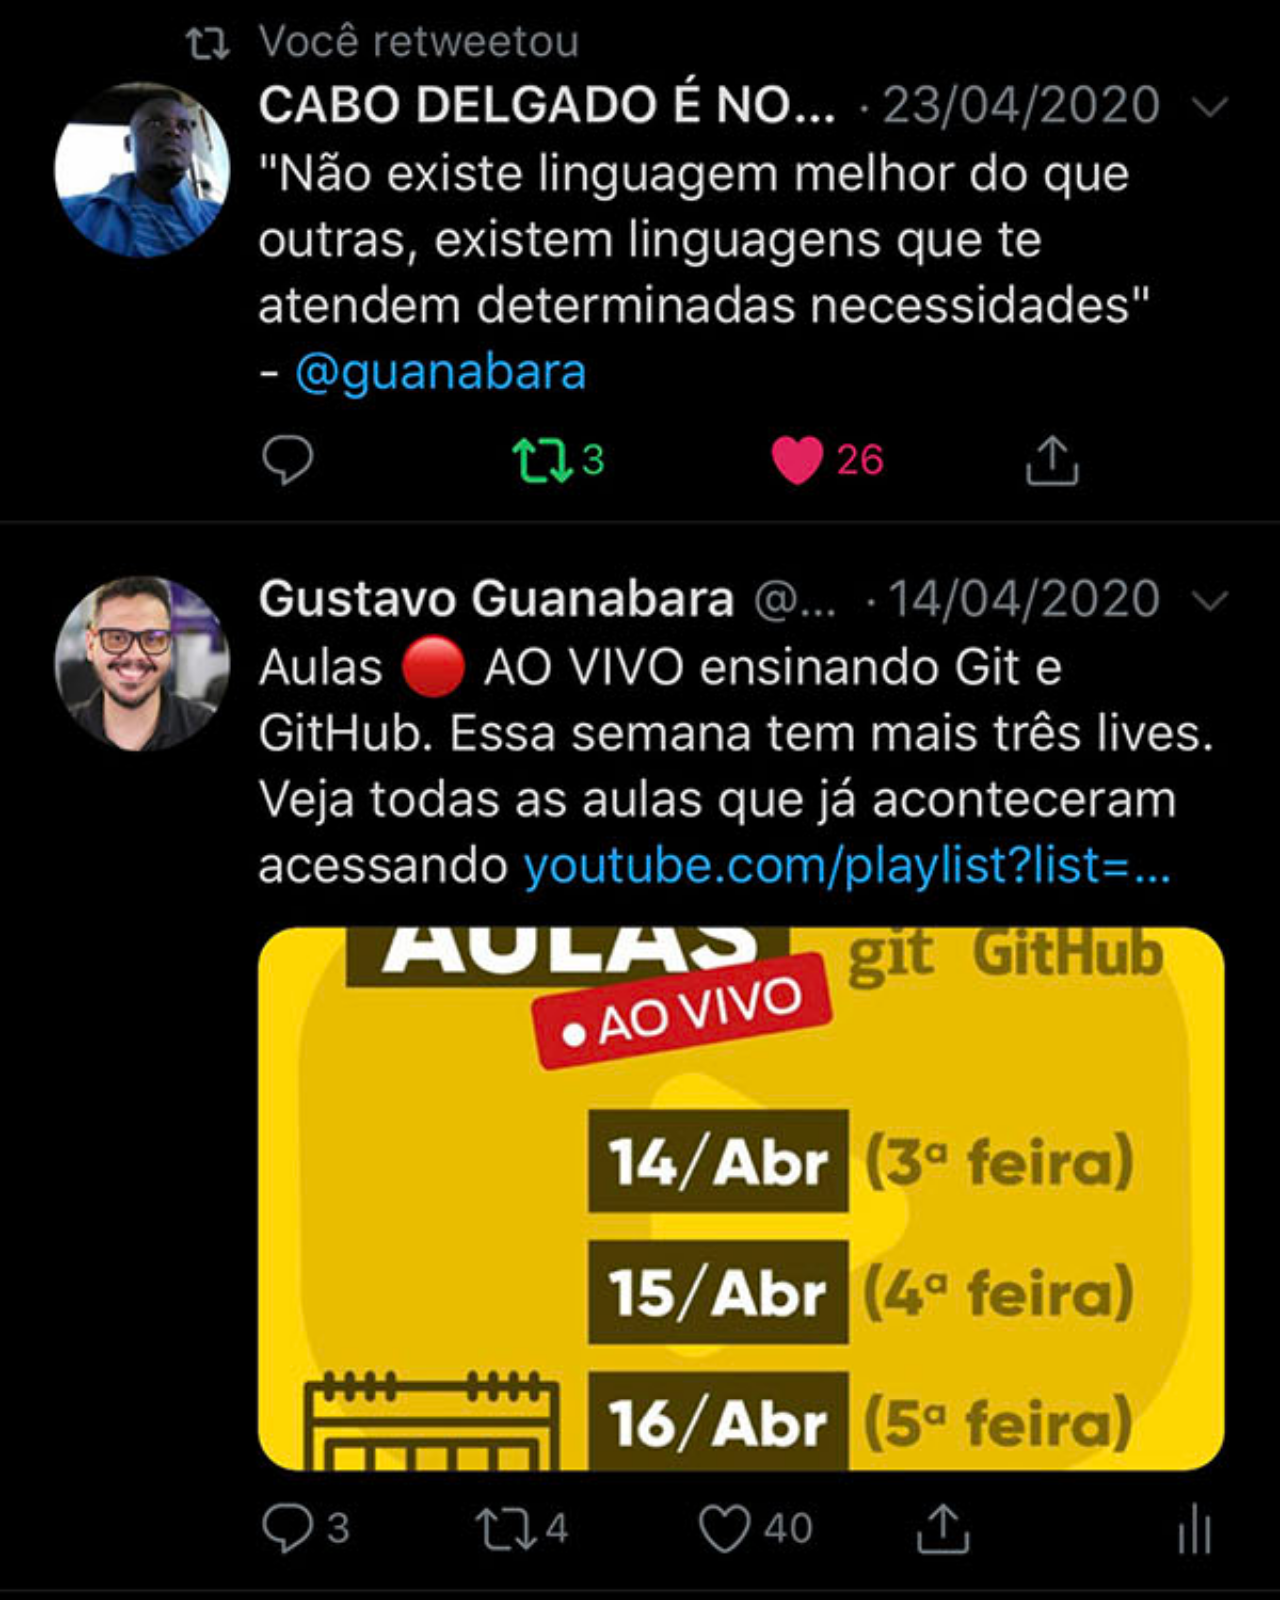
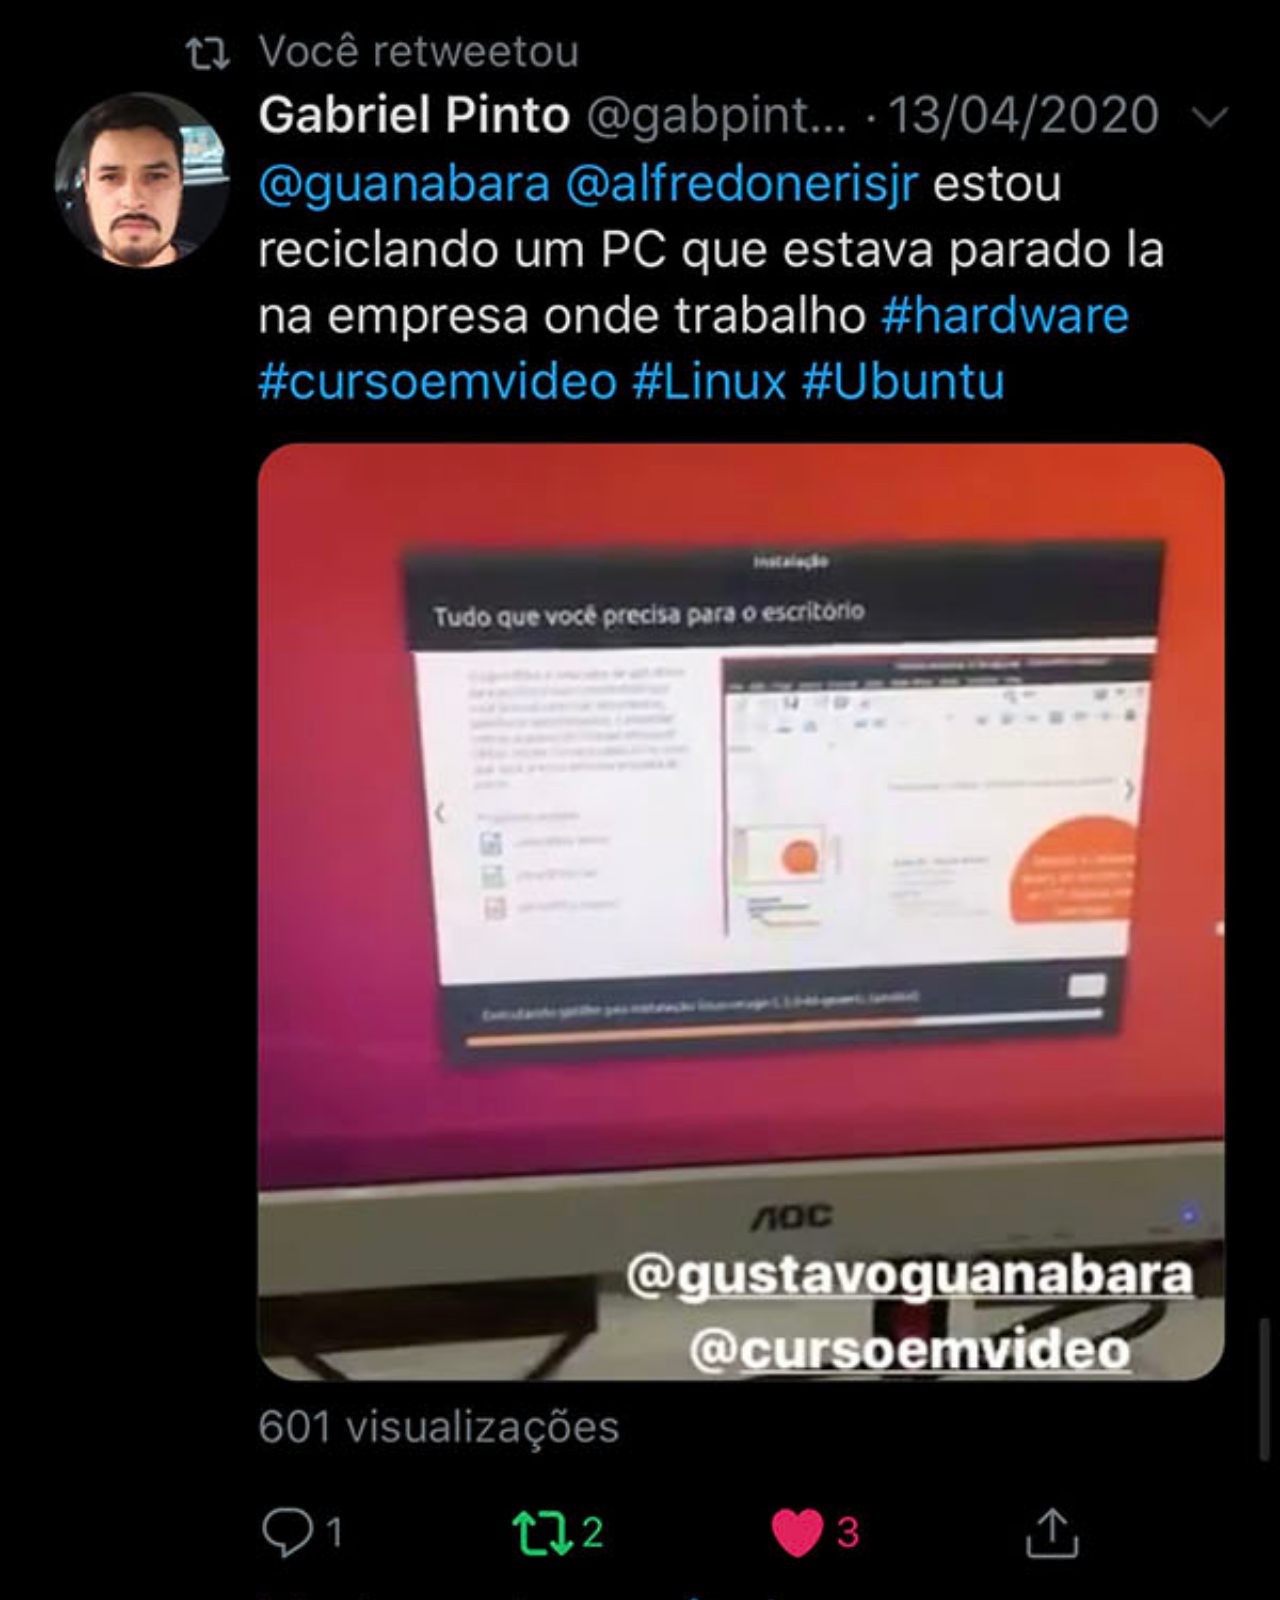
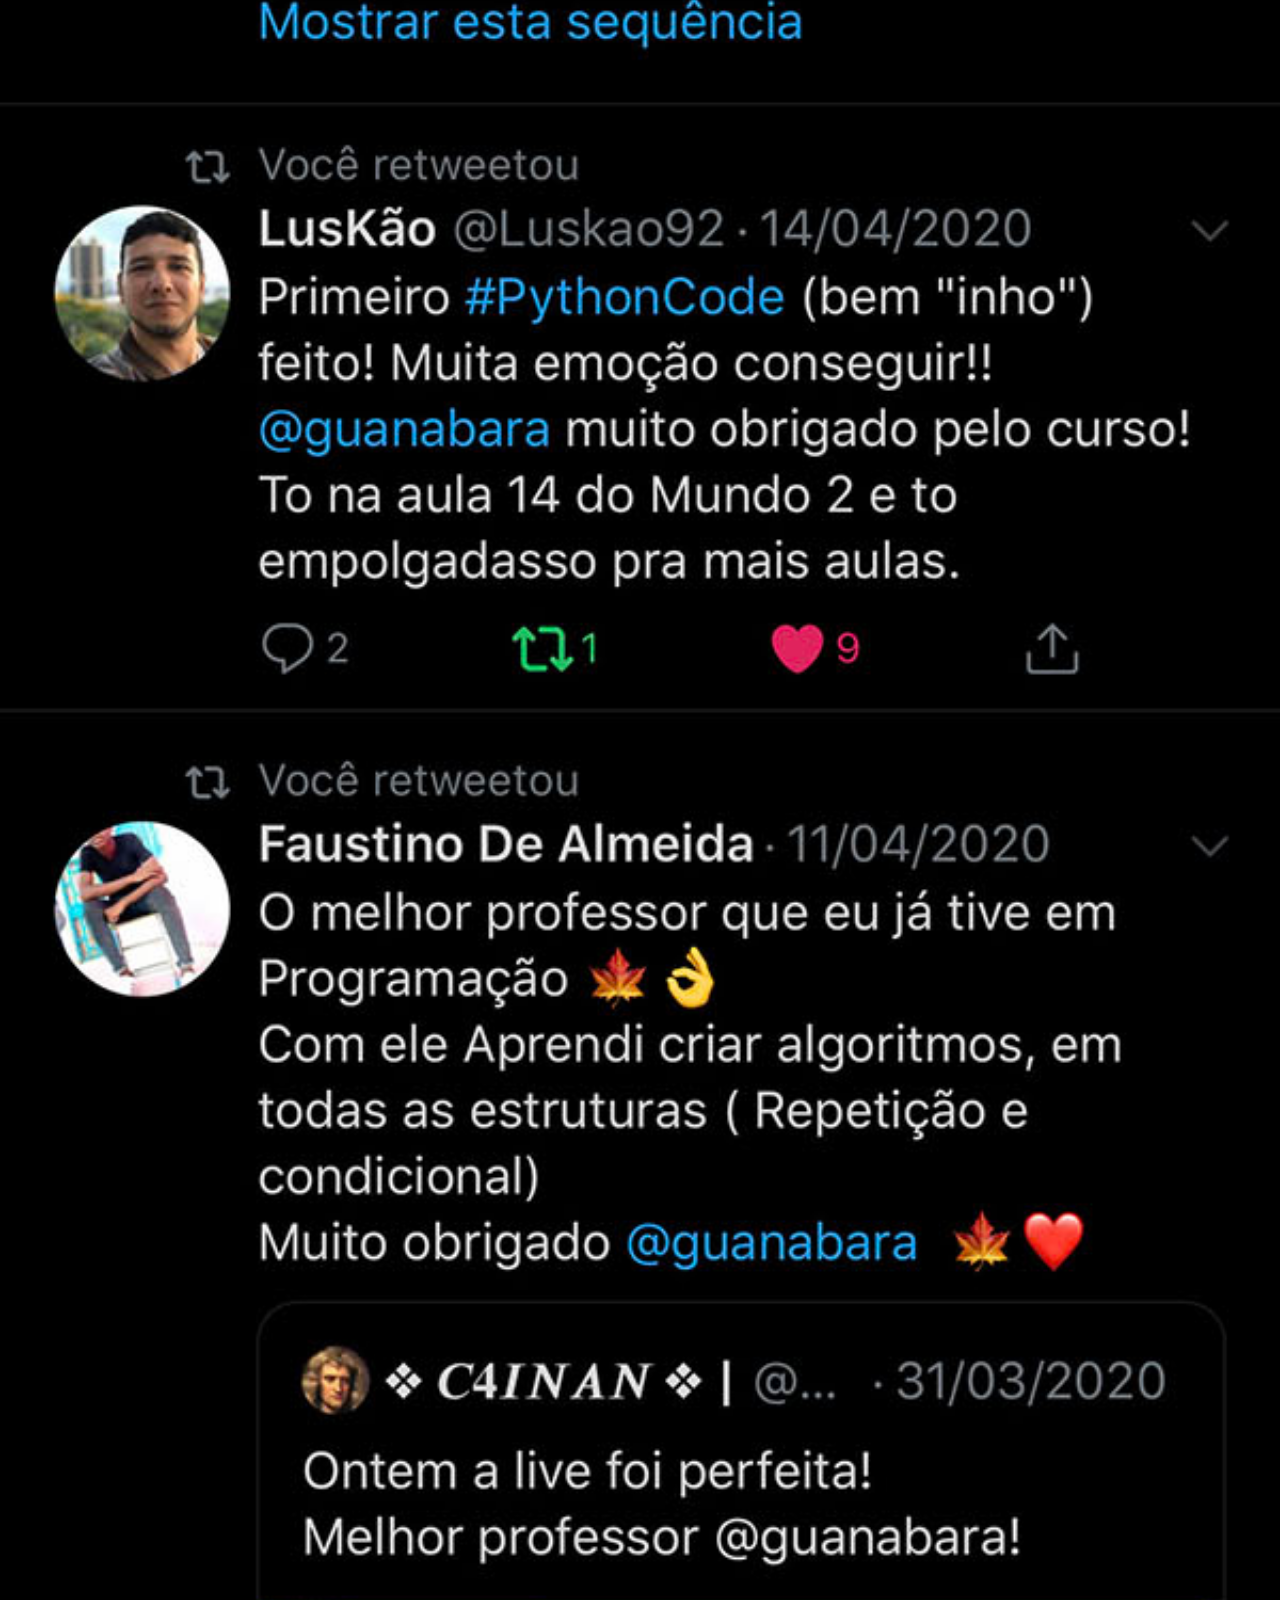
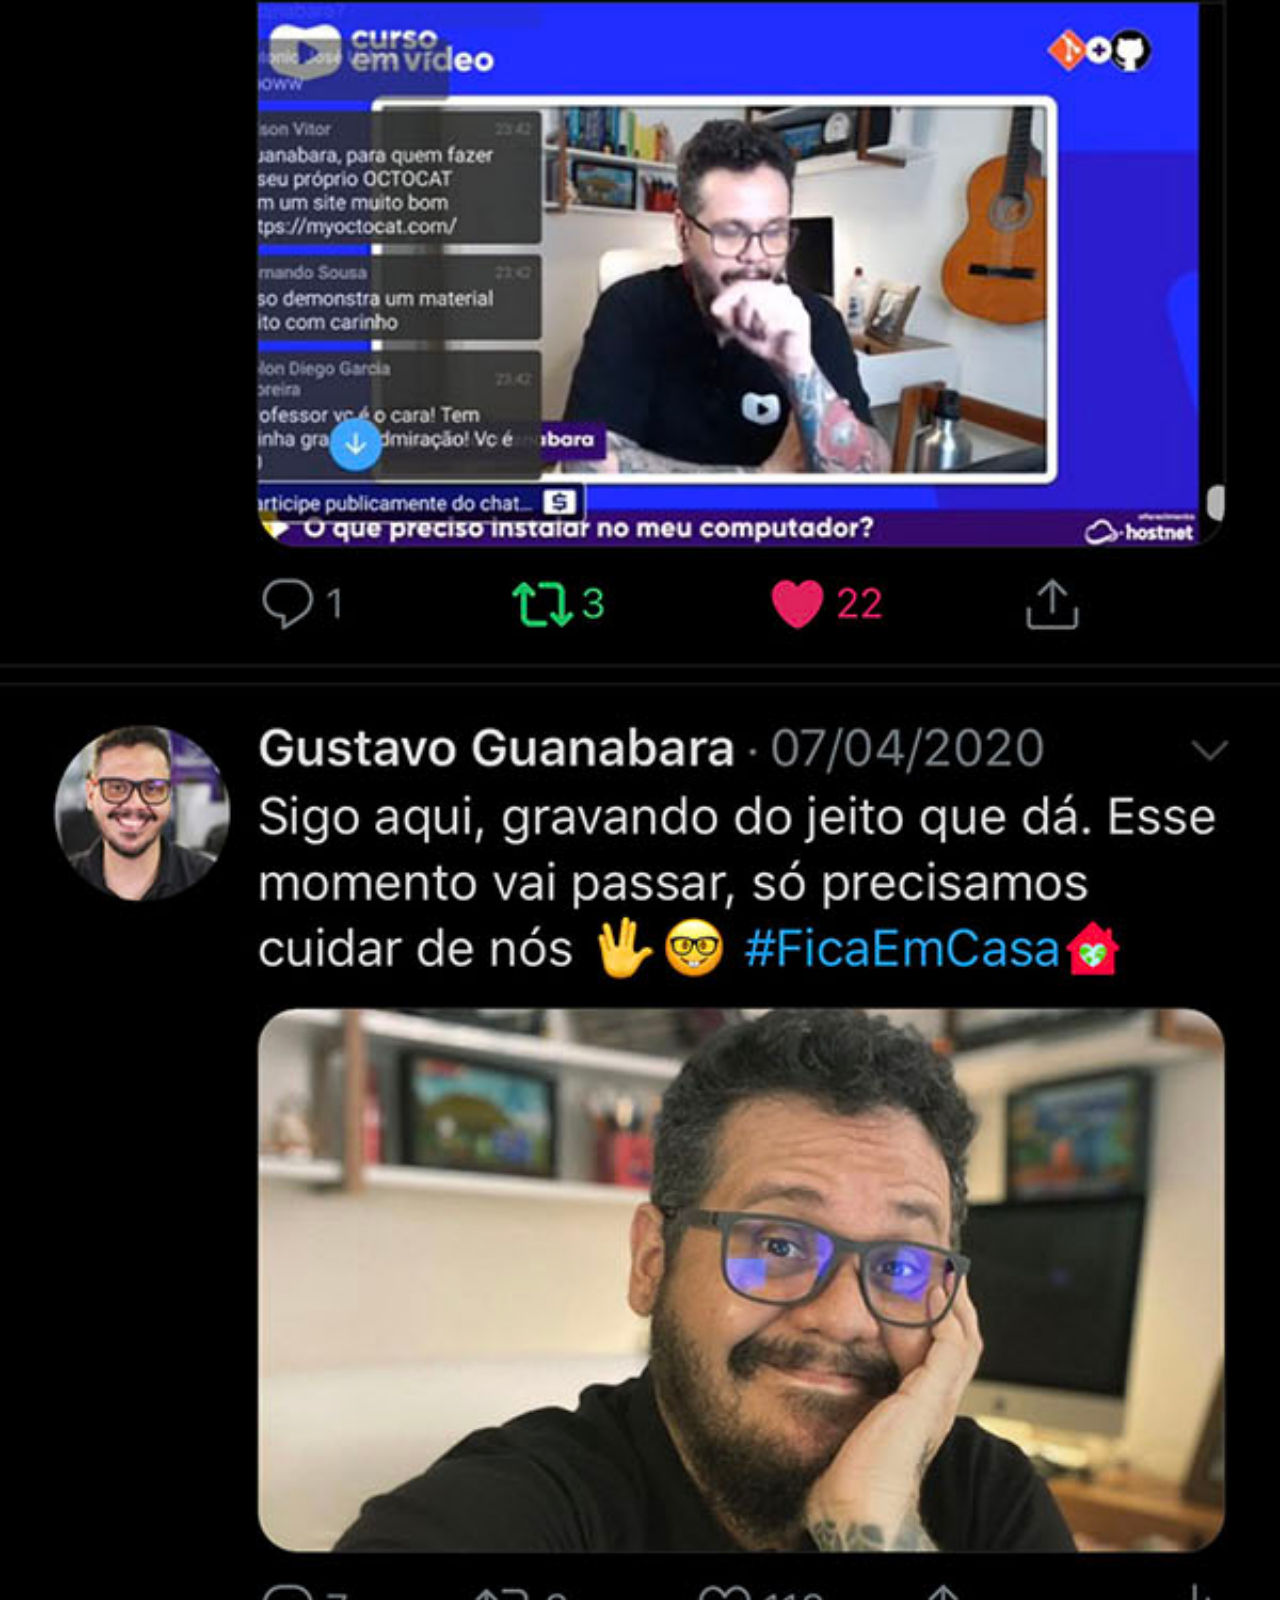
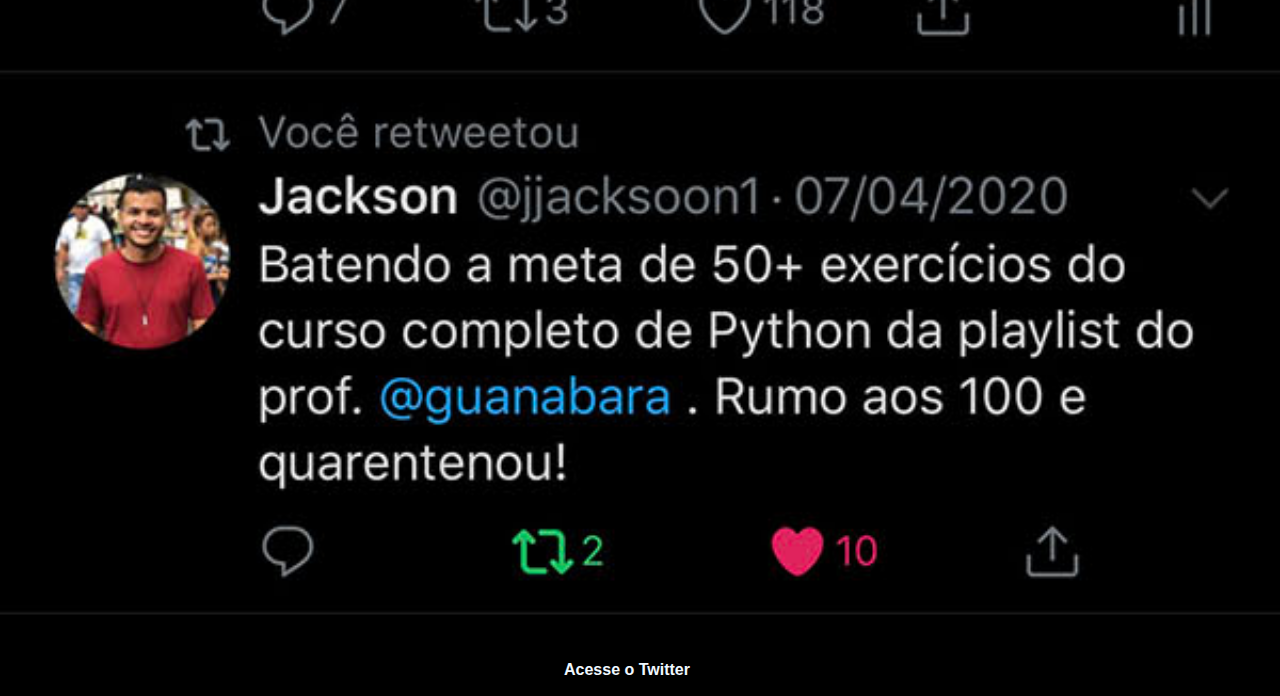
<file: twitter.html>
<!DOCTYPE html>
<html lang="pt-BR">

<head>
    <meta charset="UTF-8">
    <meta name="viewport" content="width=device-width, initial-scale=1.0">
    <link rel="stylesheet" href="Styles/socialstyle.css">

    <title>Twitter</title>
</head>

<body>

    <section id="twitter7">
        <img src="imagens/tela-twitter.jpg" alt="">
    </section>

    <div class="twitter7">
        <a href="https://github.com/thiagodivclass" target="_blank"><p>Acesse o Twitter</p></a>

    </div>


</body>

</html>
</file>
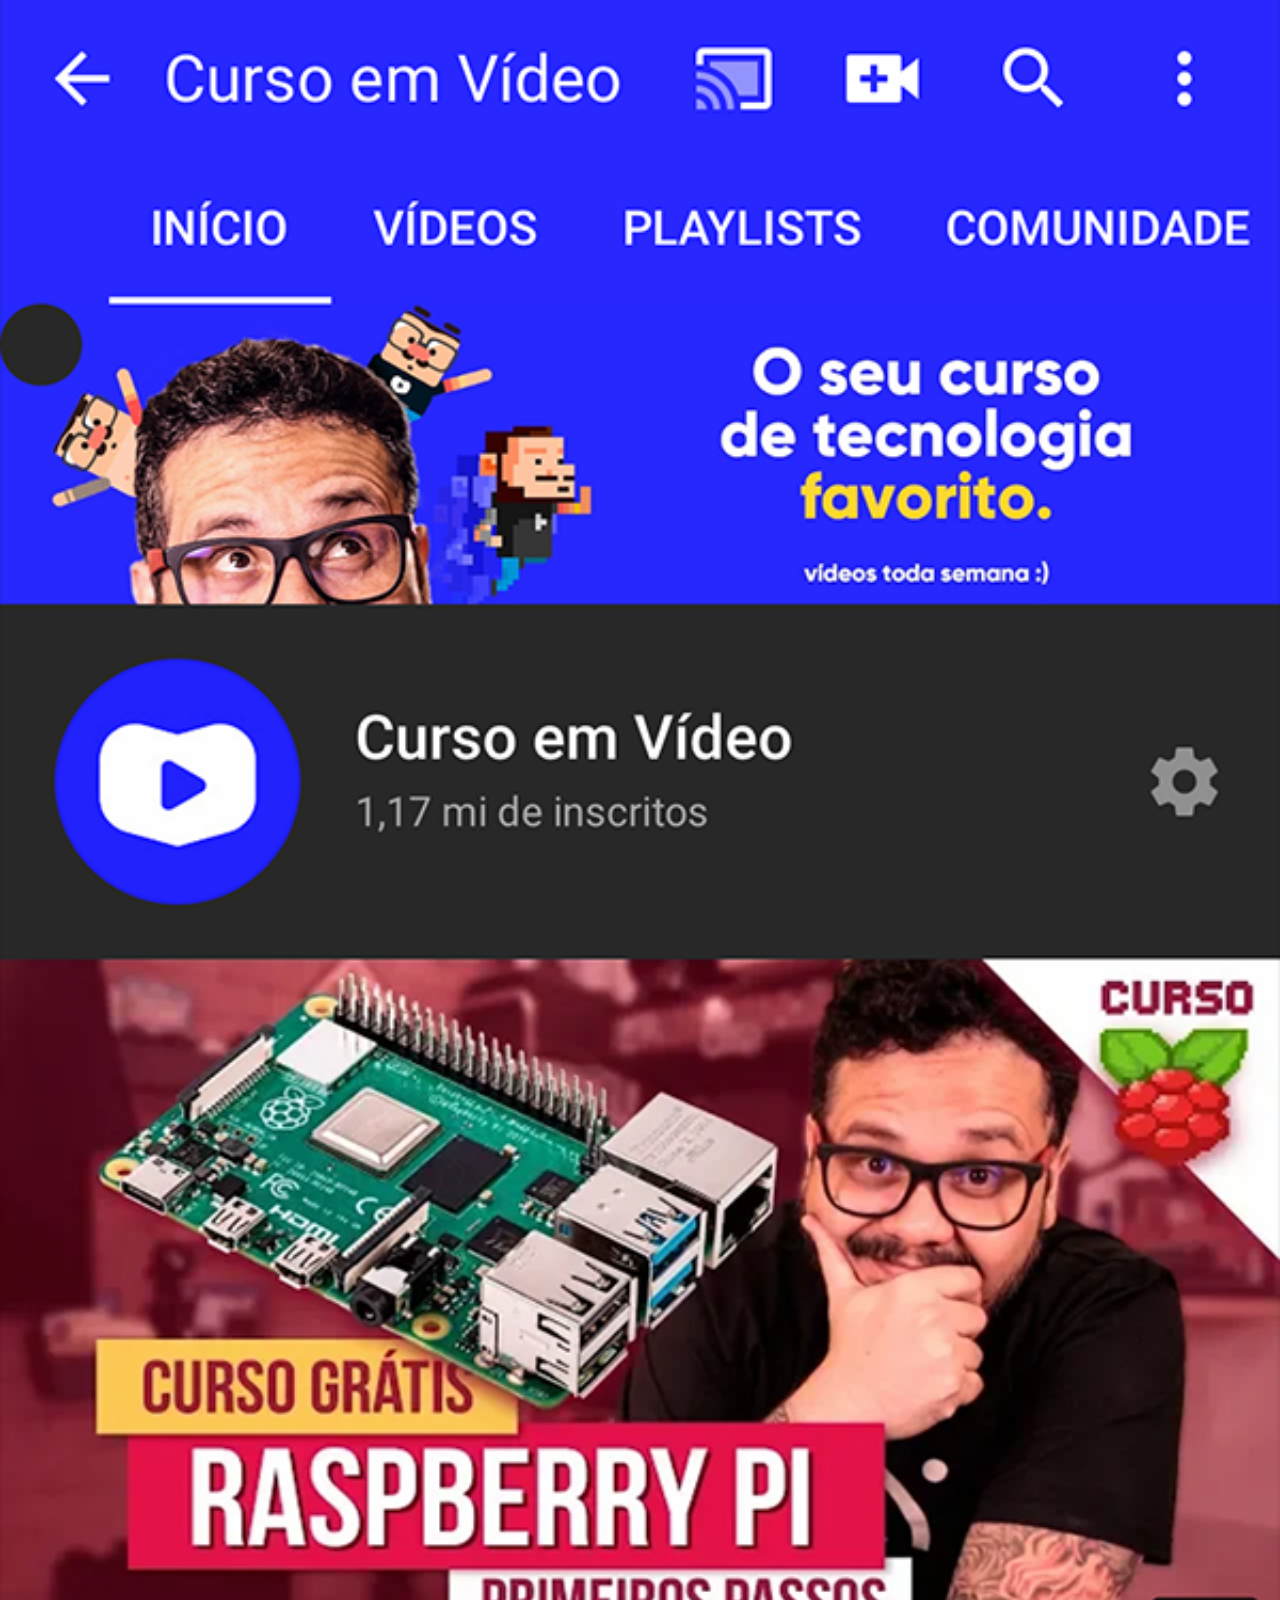
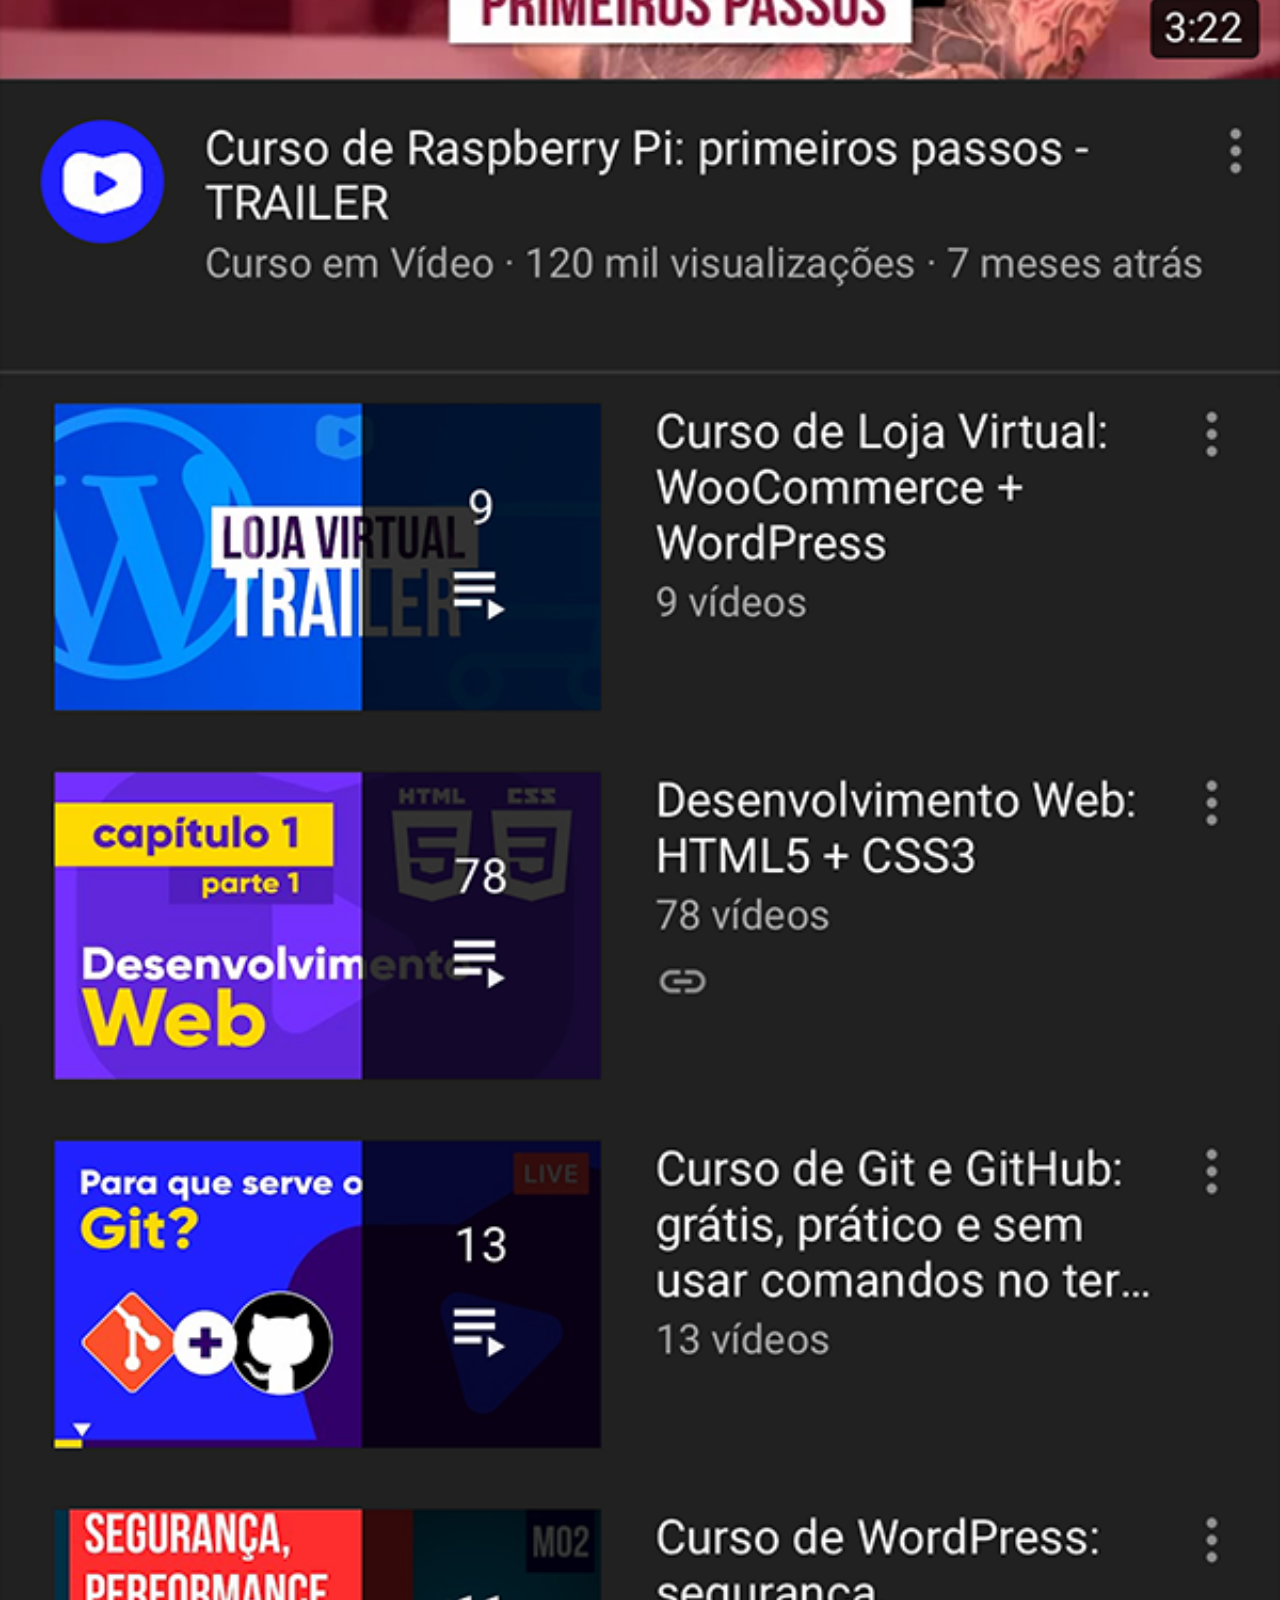
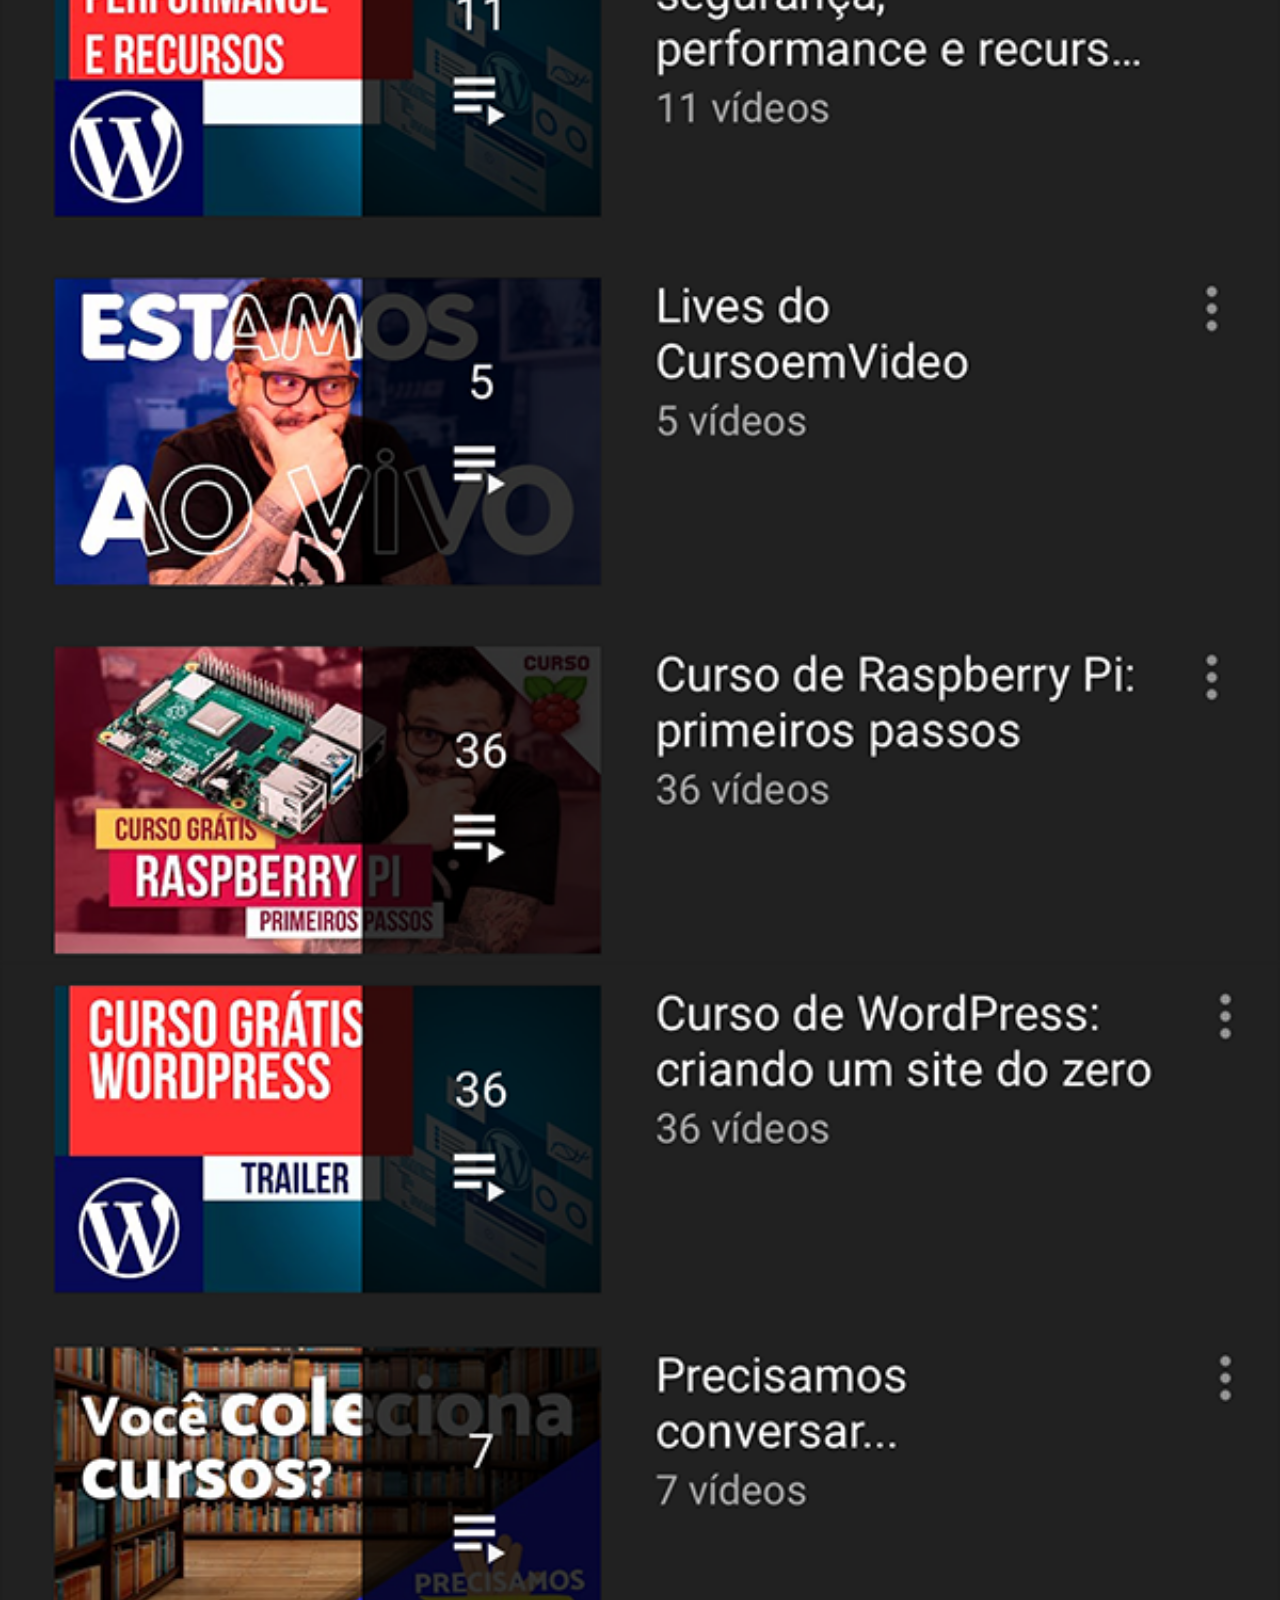
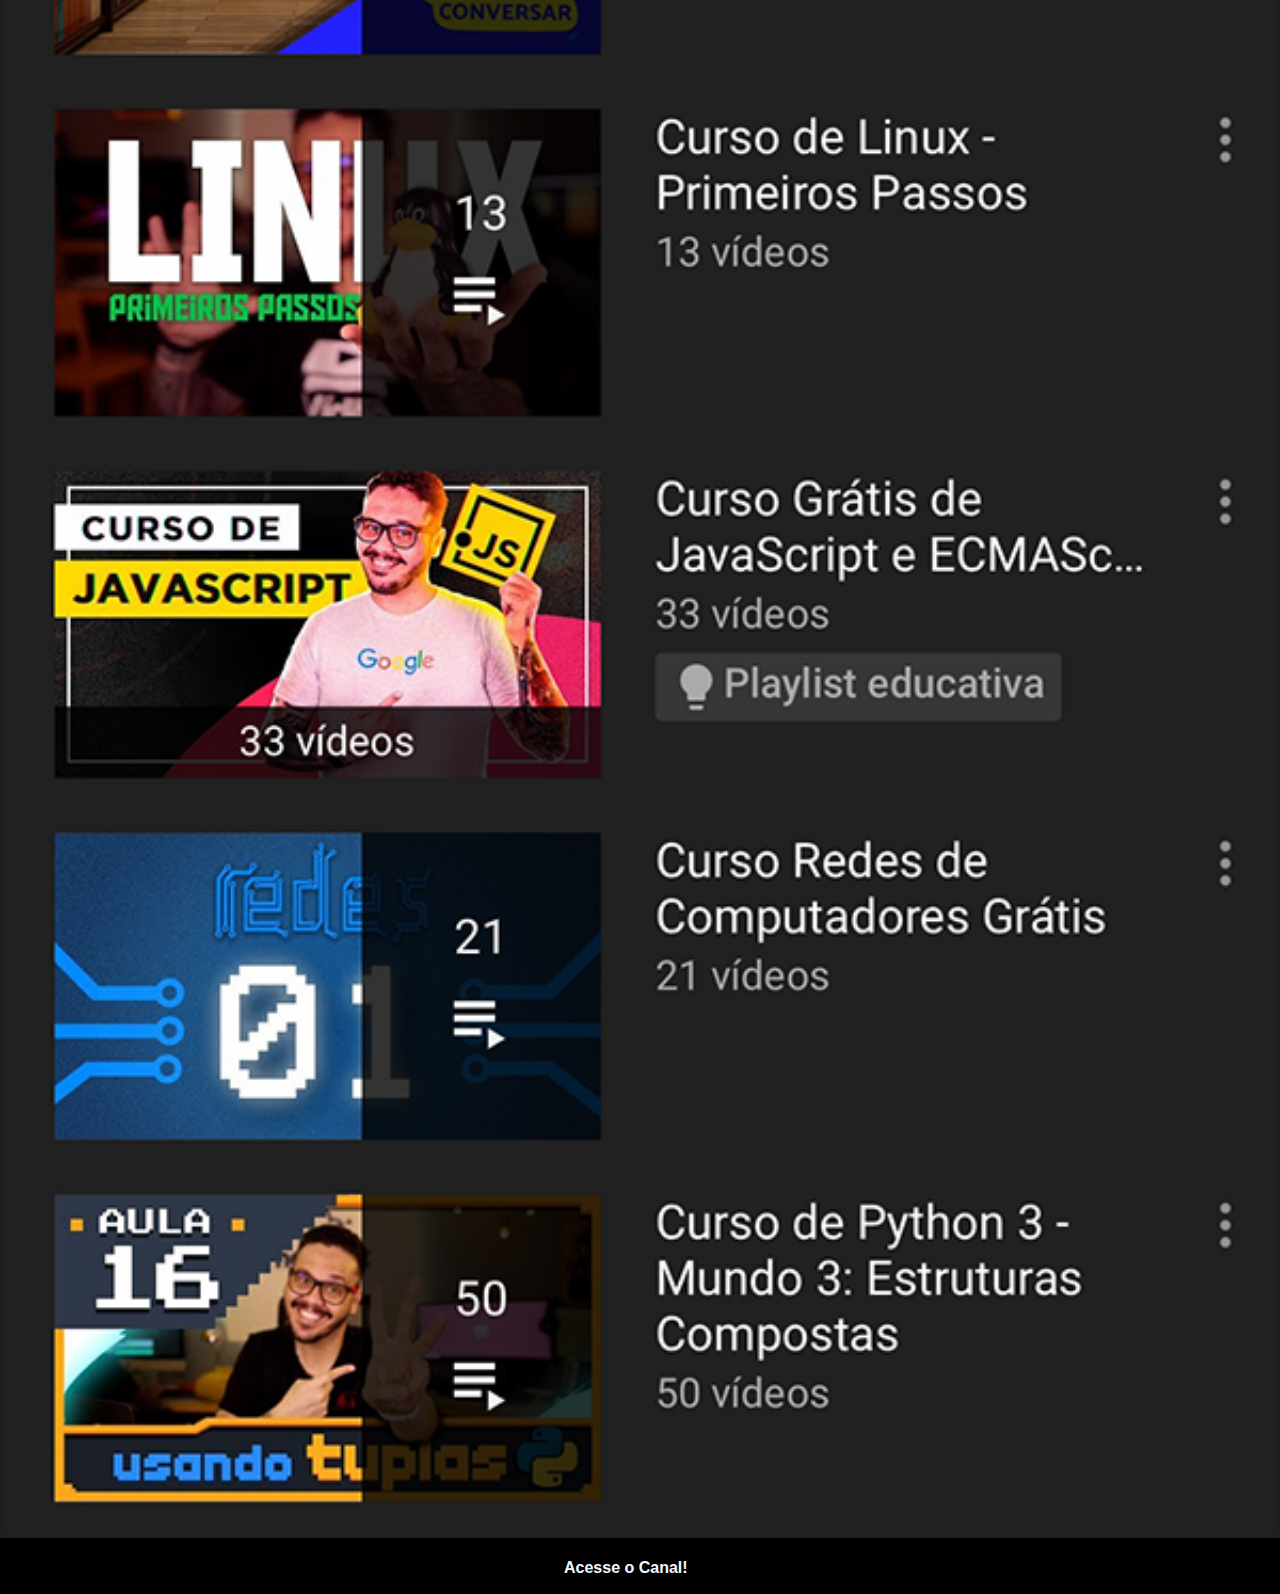
<file: youtube.html>
<!DOCTYPE html>
<html lang="pt-BR">

<head>
    <meta charset="UTF-8">
    <meta name="viewport" content="width=device-width, initial-scale=1.0">
    <link rel="stylesheet" href="Styles/socialstyle.css">

    <title>Youtube</title>
</head>

<body>

    <section id="youtube7">
        <img src="imagens/tela-youtube.png" alt="">
    </section>

    <div class="canalyt">
        <a href="https://www.youtube.com/c/CursoemV%C3%ADdeo" target="_blank"><p>Acesse o Canal!</p></a>

    </div>


</body>

</html>
</file>
<file: Styles/socialstyle.css>
@charset "UTF8";


html body {
    background-color: #000;
    margin: 0;
    font-family: Arial, Helvetica, sans-serif;


}

::-webkit-scrollbar {
    width: 0px;
    height: 0px;


}

body  img {
    /* position: relative; */
    /* height: 50%; */
    width: 100vw;
    /* background-repeat: no-repeat;
    background-position: center center; */
    /* background-size: cover; */
    /* top:-10px;
    left: 50%;
    transform: translate(-50%, -40%); */
    /* margin-bottom: 1em; */
}

body p {
   
    width: 152px;
    height: 20px;
    background-color:#000;
    display: flex;           
    align-items: center;
    flex-direction: row;
    justify-self: center;
    font-weight: bold;
    
}

 a {
    text-decoration: none;         
    color: aliceblue;
    
    

}

a:hover {

text-decoration: underline;


}
</file>
<file: Styles/style.css>
@charset "UTF-8";

*{
    margin: 0;
    padding: 0;
    font-family: Arial, Helvetica, sans-serif;
}

html body {
    height: 100vh;
    width: 100vw;
    background-color: #000;
}

main {
    height: 100vh;
    position: relative;
    background-image: url("../imagens/fundo-madeira.jpg");
    background-position: center left;
    background-repeat: no-repeat;
    background-size: cover; 
    
       
}

section#telefone {
height: 627px;
width: 311px;
background-color: darkgray;
position: absolute;
top: 50%;
left: 50%;
background: url("../imagens/frame-iphone.png");
transform: translate(-50%, -50%);
background-repeat: no-repeat;
padding-top: 0.1em;


}




main iframe {
position: relative;
height: 467px;
width: 263px;
background-image: url(../imagens/tela-home.jpg);
background-repeat: no-repeat;
background-size: cover;
background-position:  center;
top: 50%;
left: 50%;
transform: translate(-50%, -50%);

}



main #redes {
    padding: 1em; 
    position: fixed;
    right: 0;
    z-index: 1;   
 
       
}




#redes  img{

   width: 50px;
   border-radius: 50%;
   box-shadow: 2px 3px 5px 0px black;
   margin-top: 1em;
   box-sizing: border-box;
   
   
   

}

#redes  img:hover {

    border: 1px solid #fff;
    transform: translateY(-5px);
    transition: 0.5s;
    box-shadow: 5px 5px 7px 0px black;
   

}

#telacel {
    
    position: relative;
    height: 467px;
    width: 263px;
    background-image: url(../imagens/tela-home.jpg);
    background-repeat: no-repeat;
    background-size: cover;
    background-position:  center;
    top: 50%;
    left: 50%;
    transform: translate(-50%, -50%);
    
}
</file>
